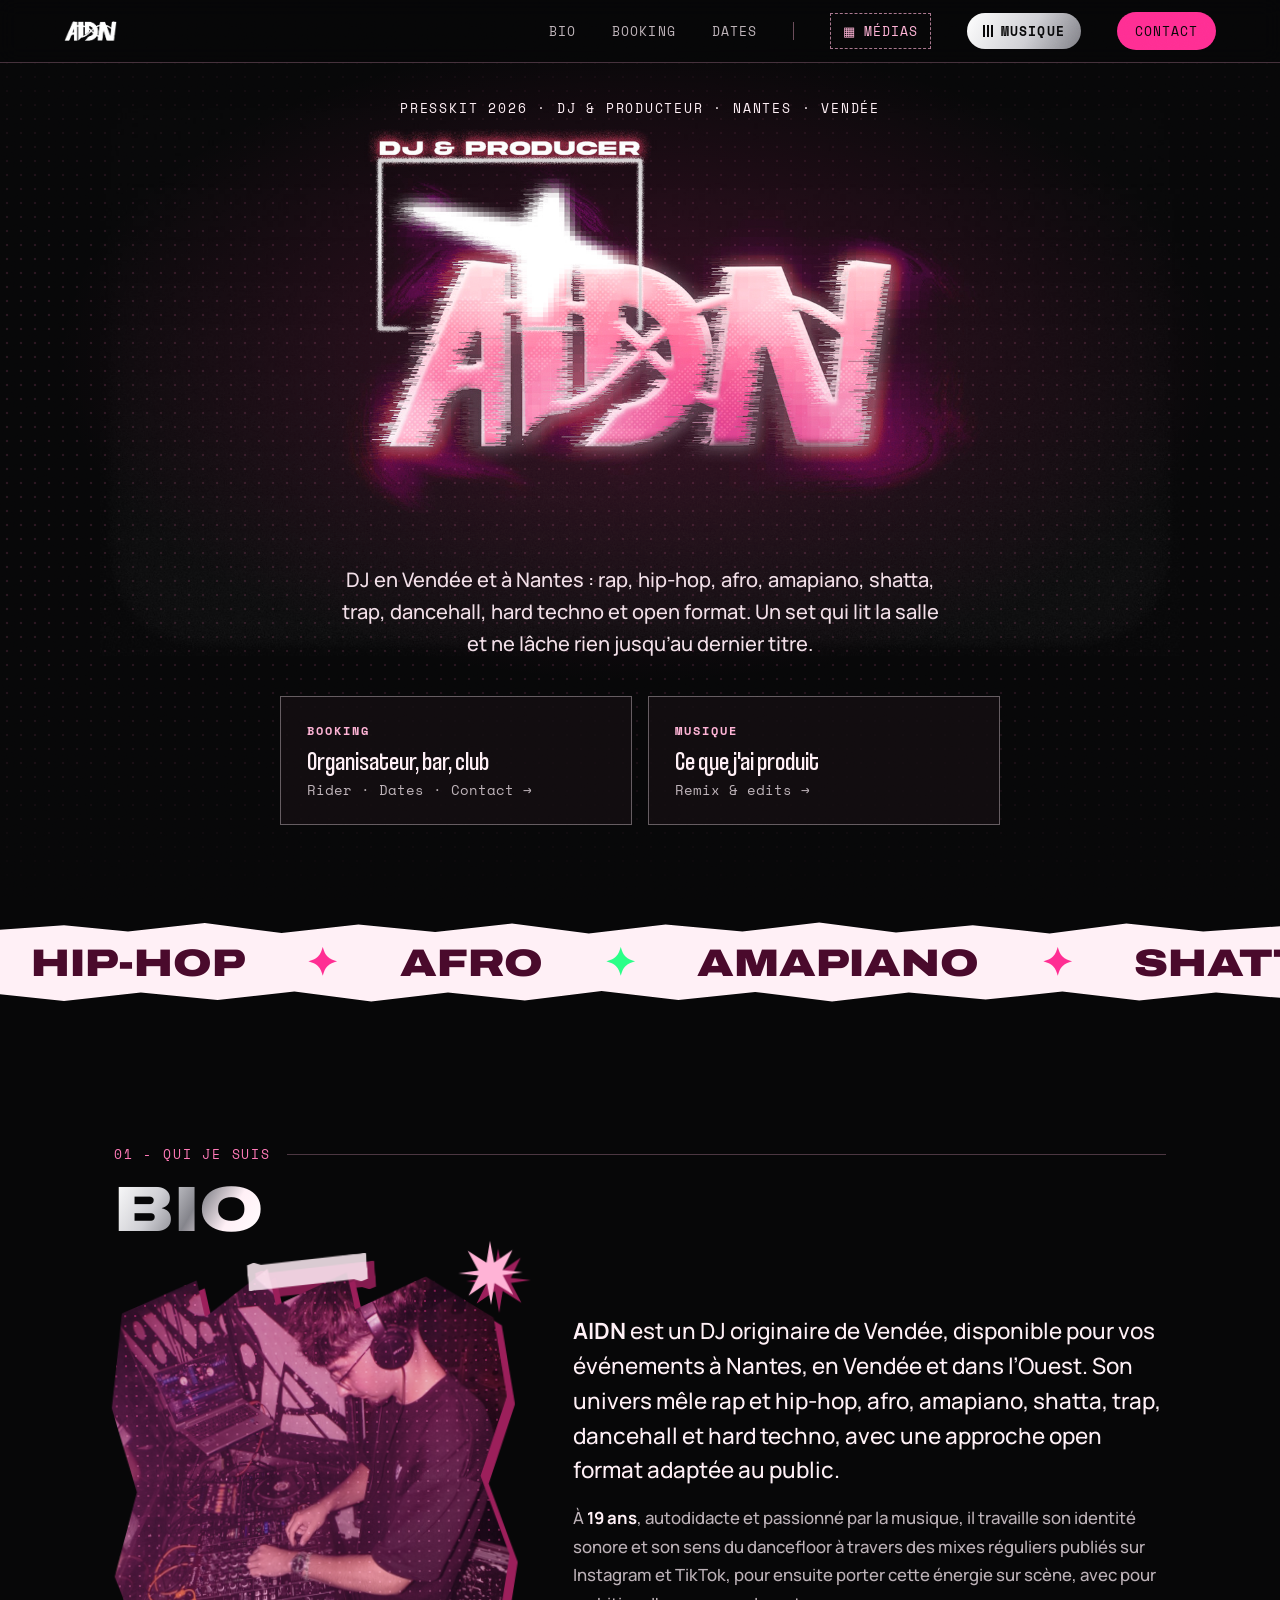
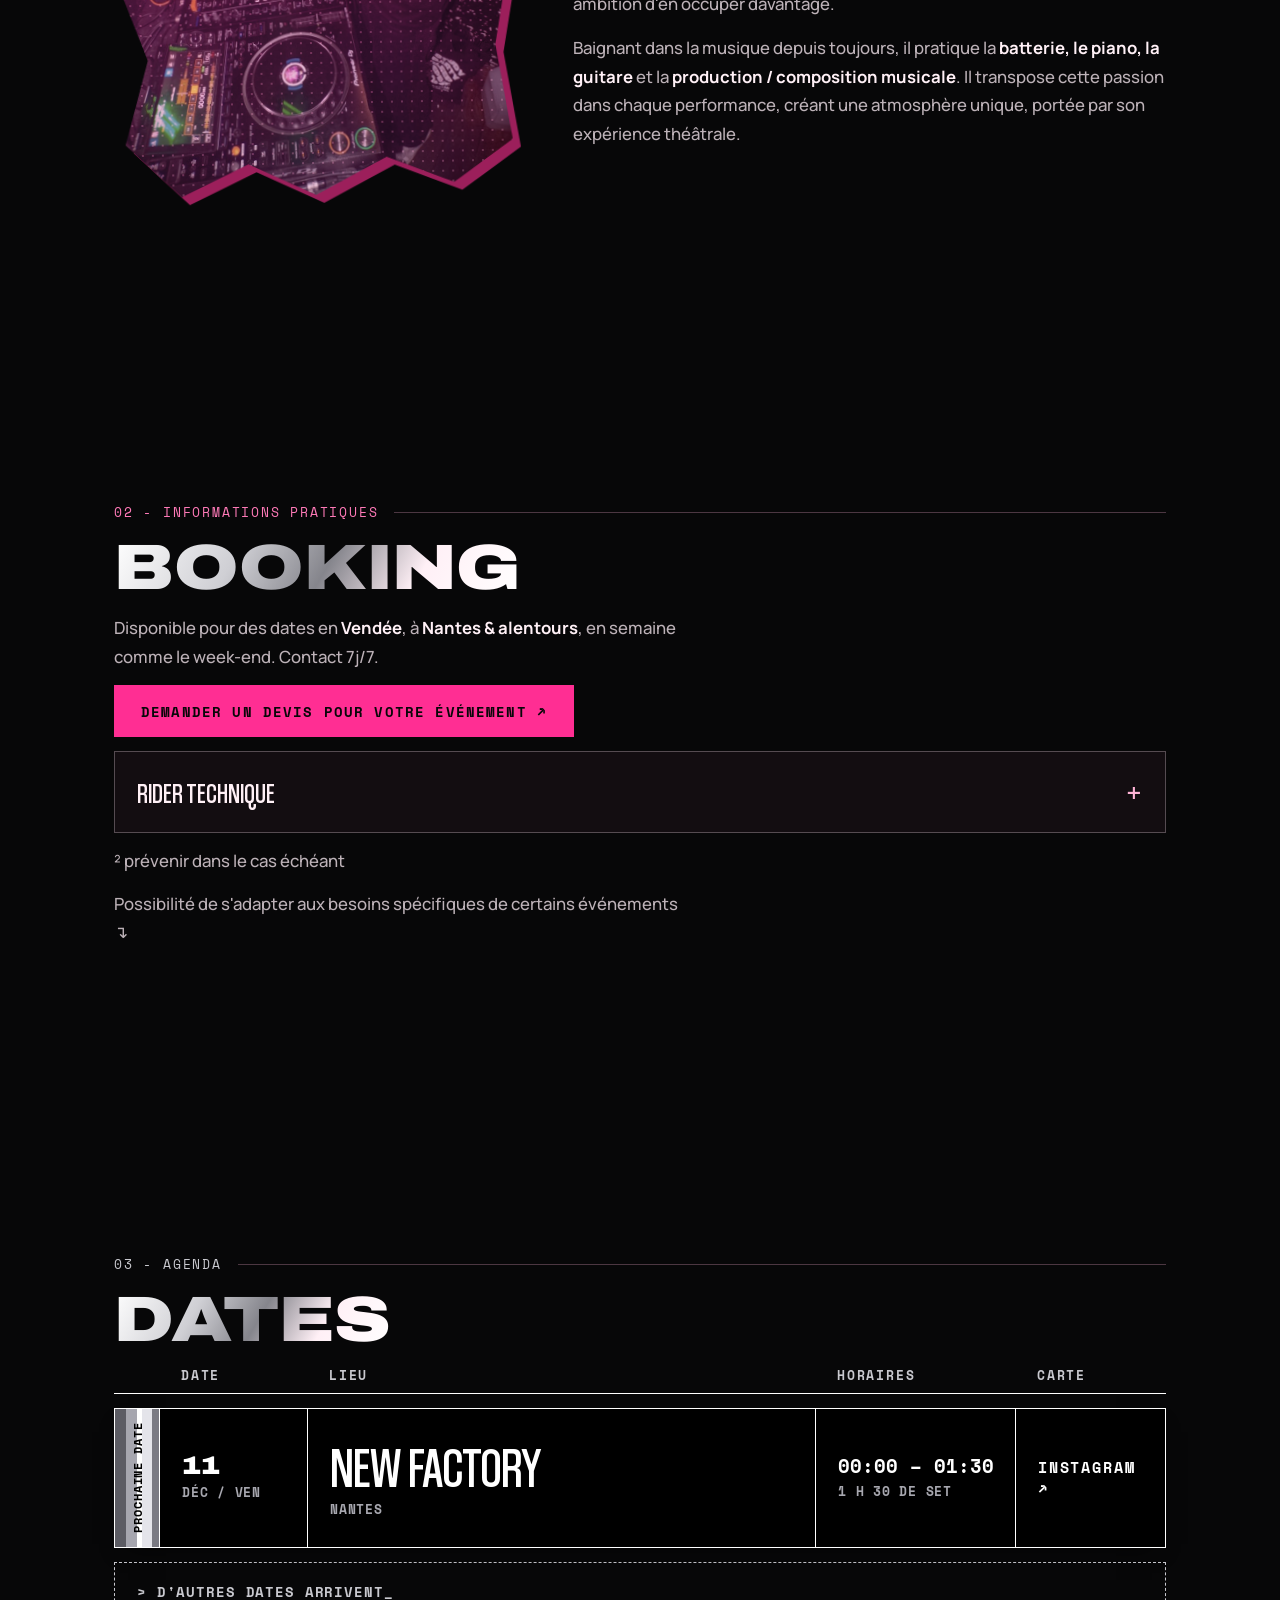
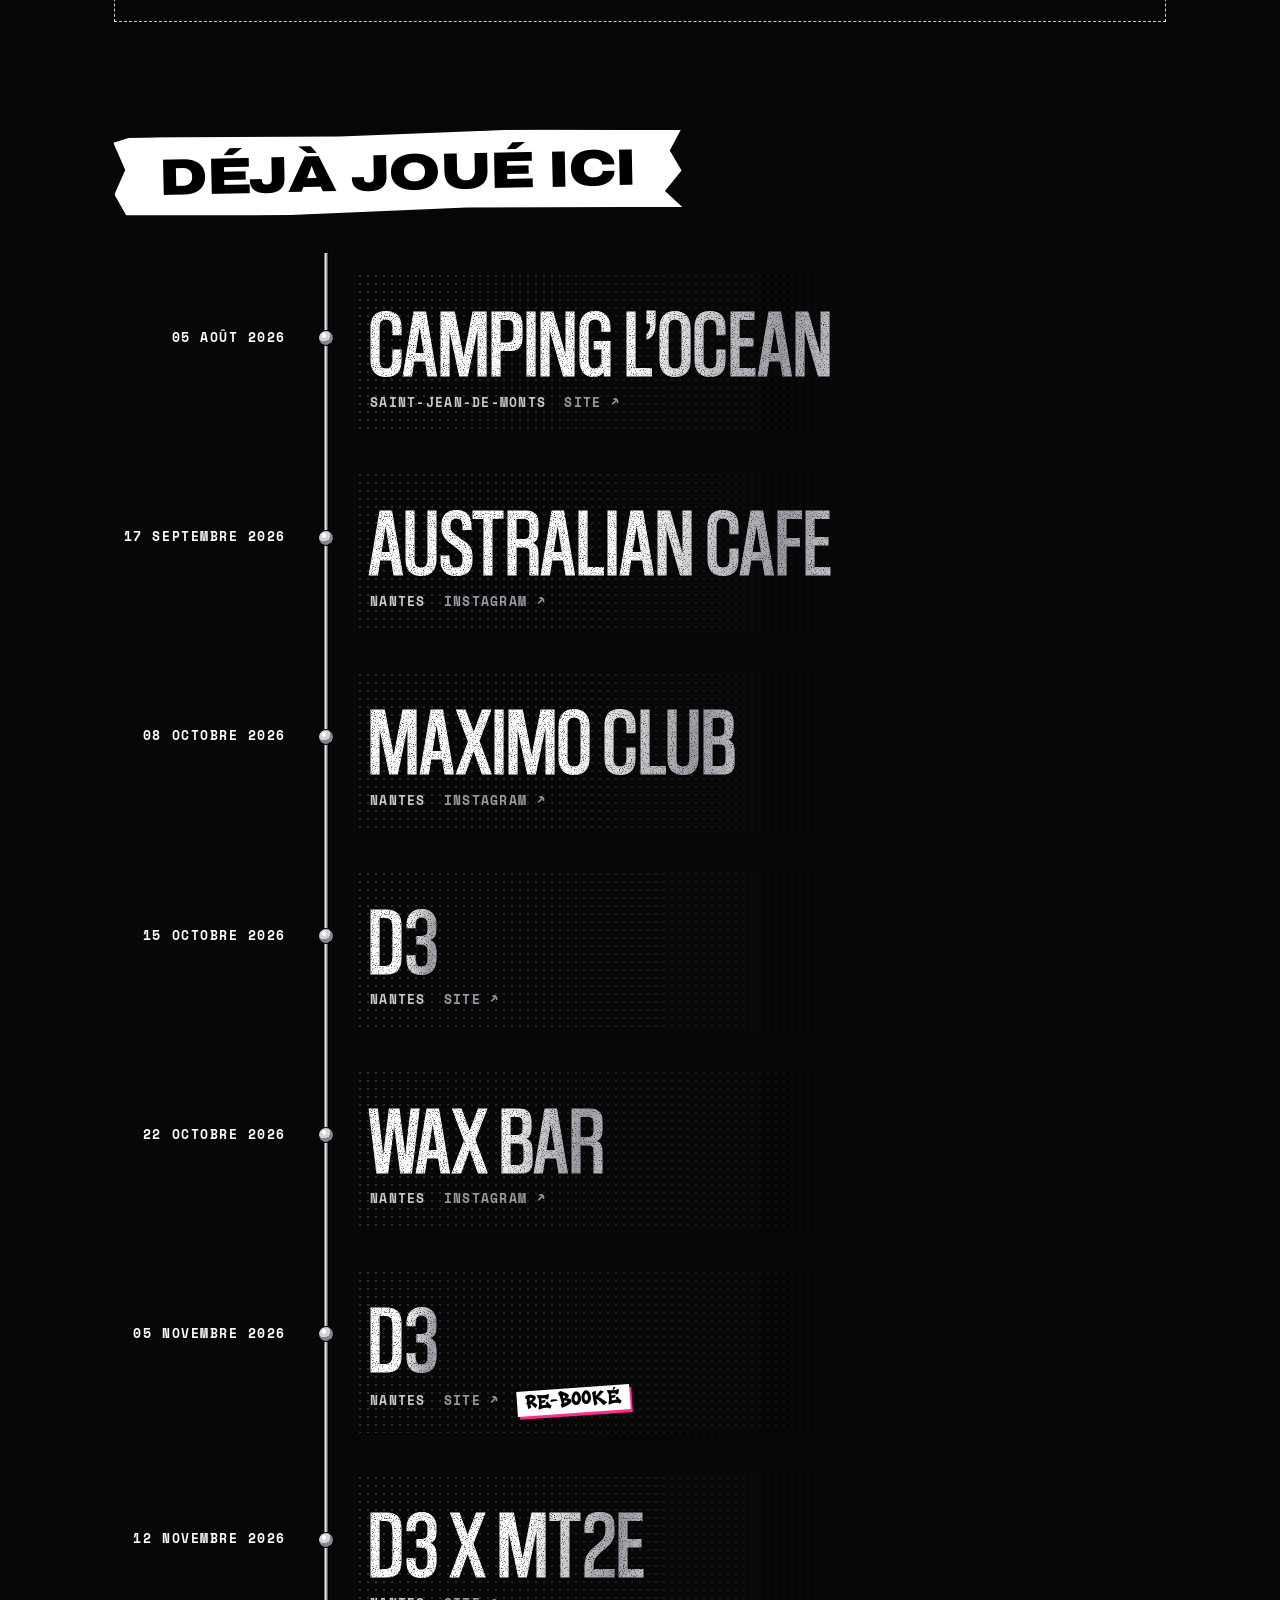
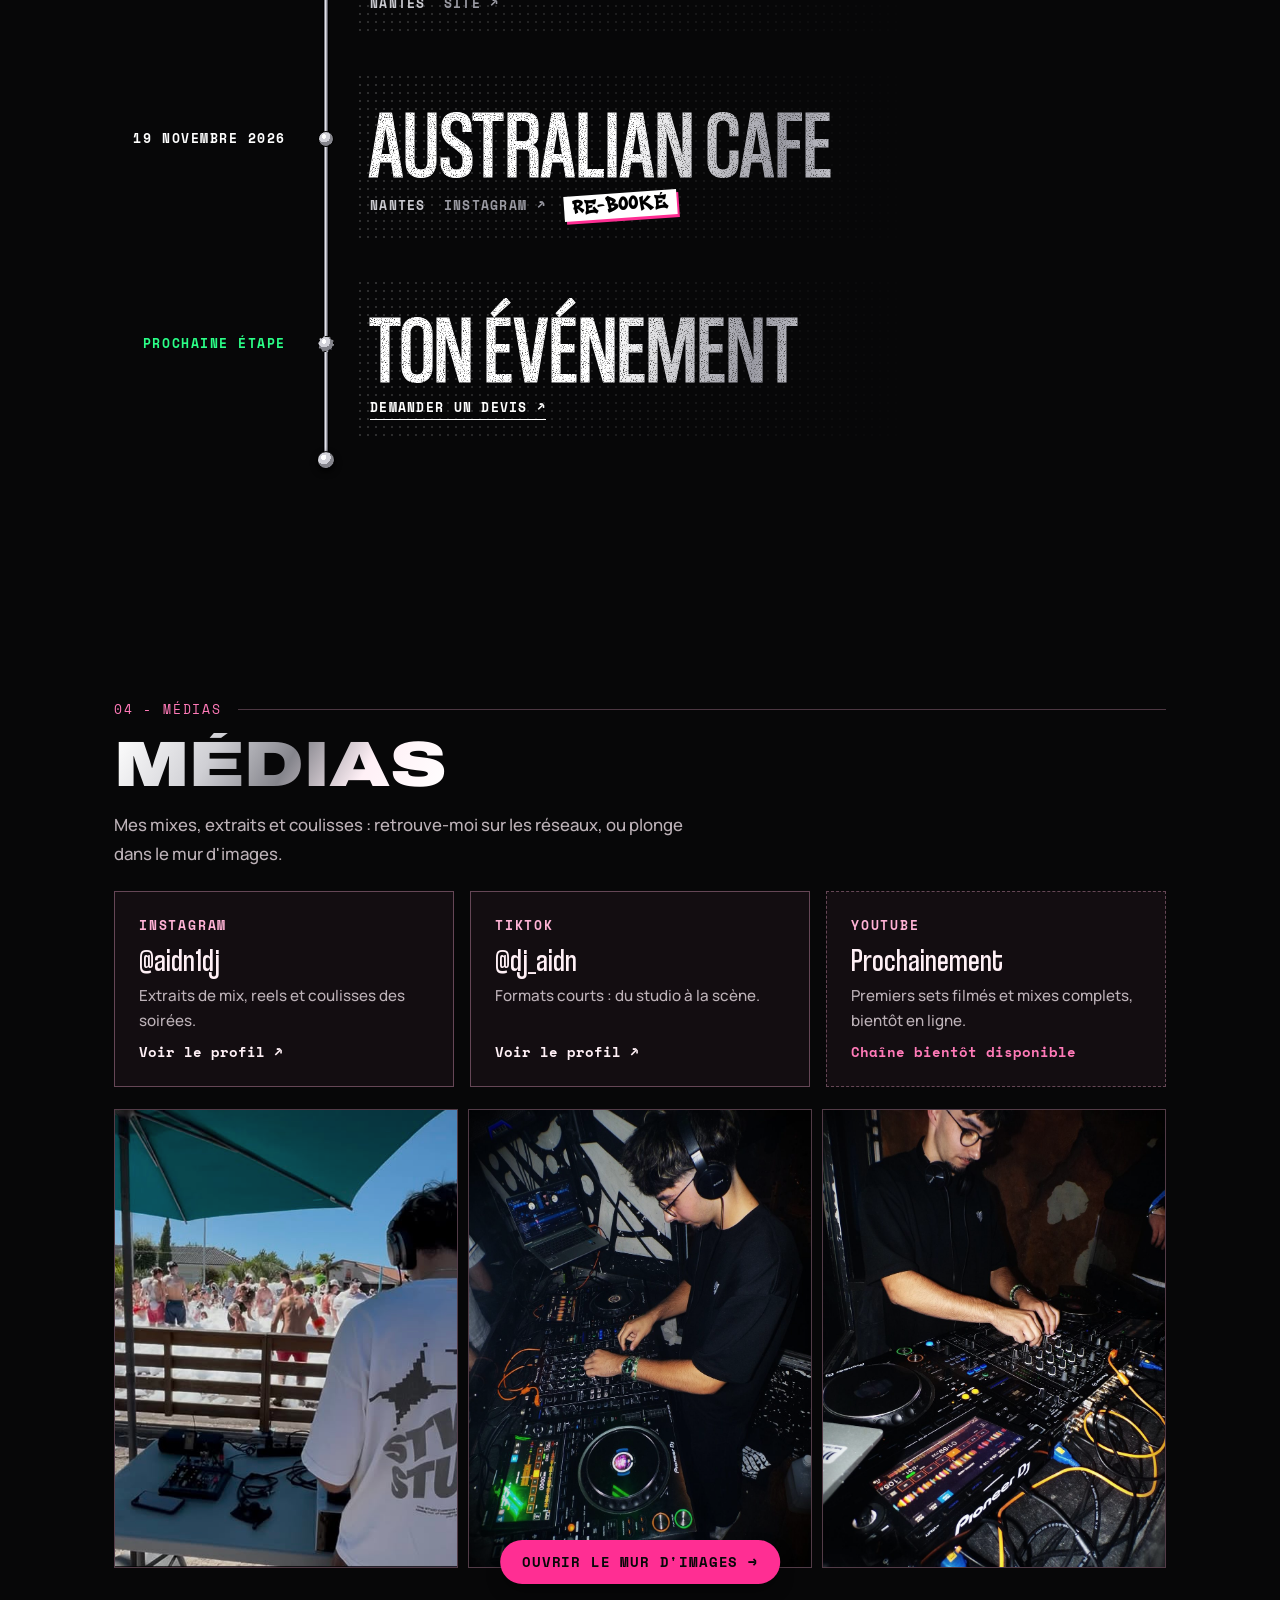
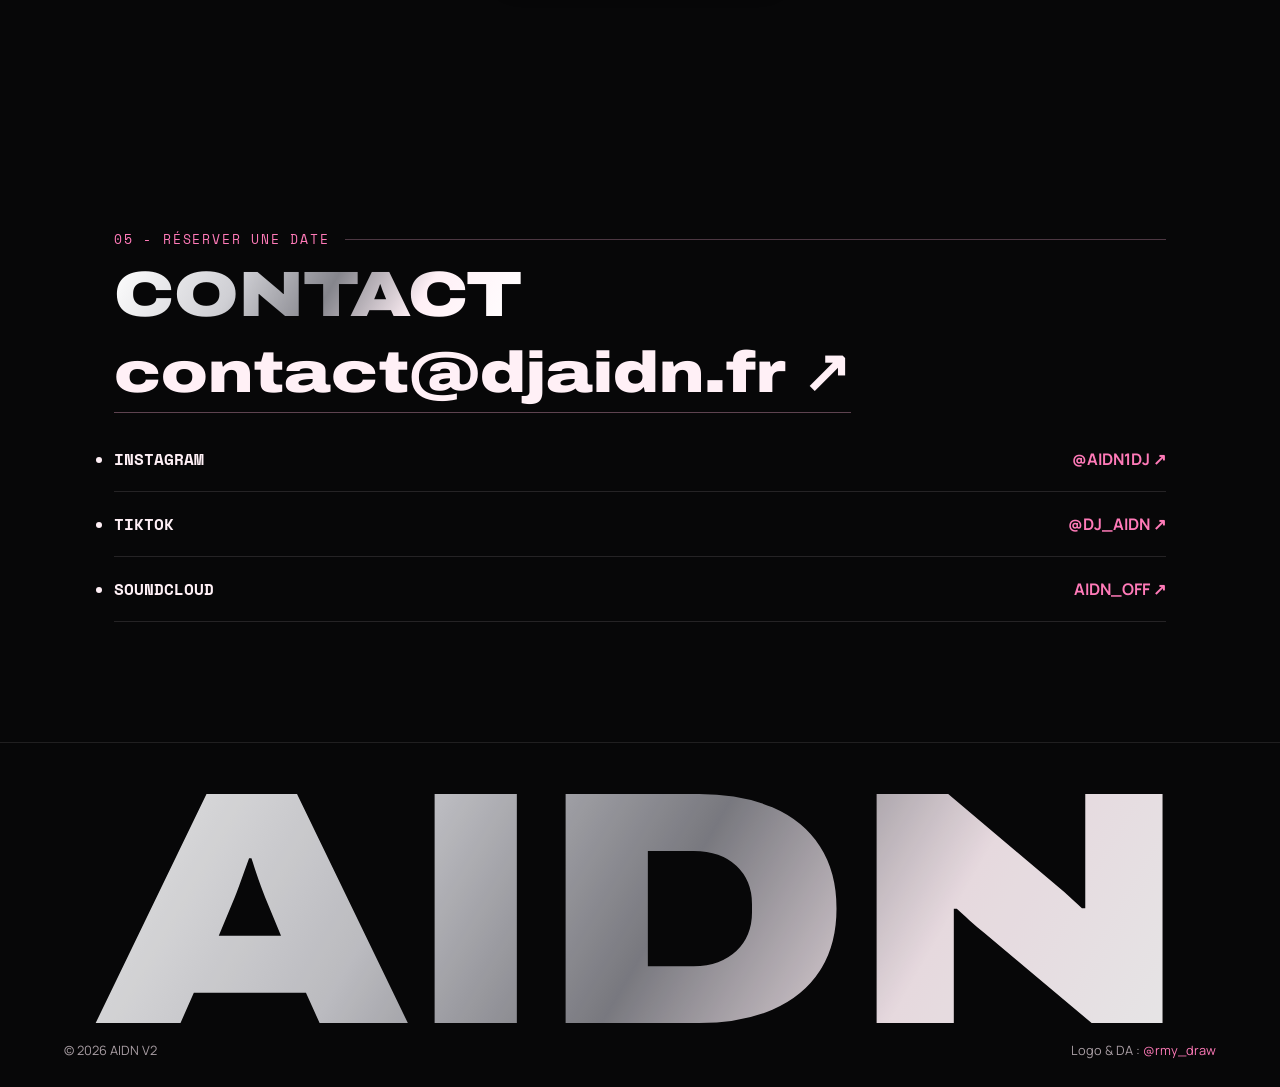
<file: index.html>
<!DOCTYPE html>
<html lang="fr">
<head>
<meta charset="UTF-8">
<meta name="viewport" content="width=device-width, initial-scale=1, viewport-fit=cover">
<title>AIDN | DJ à Nantes &amp; en Vendée · DJ et producteur</title>
<meta name="description" content="AIDN, DJ et producteur à Nantes et en Vendée : rap, afro, amapiano, hard techno, open format. Dates, historique, rider et booking. Devis rapide, contact 7j/7.">
<meta name="robots" content="index,follow,max-image-preview:large">
<meta name="theme-color" content="#070708">
<link rel="canonical" href="https://djaidn.fr/">
<meta property="og:type" content="website">
<meta property="og:locale" content="fr_FR">
<meta property="og:site_name" content="AIDN">
<meta property="og:title" content="AIDN | DJ à Nantes &amp; en Vendée · DJ et producteur">
<meta property="og:description" content="DJ en Vendée et à Nantes pour vos événements. Rap, hip-hop, afro, amapiano, shatta, trap, dancehall, hard techno et open format.">
<meta property="og:url" content="https://djaidn.fr/">
<meta property="og:image" content="https://djaidn.fr/assets/og-aidn.jpg">
<meta property="og:image:type" content="image/jpeg">
<meta property="og:image:width" content="1200">
<meta property="og:image:height" content="630">
<meta property="og:image:alt" content="AIDN, DJ et producteur en Vendée et à Nantes">
<meta name="twitter:card" content="summary_large_image">
<meta name="twitter:title" content="AIDN | DJ à Nantes &amp; en Vendée">
<meta name="twitter:description" content="DJ pour vos événements en Vendée, à Nantes et dans l’Ouest. Booking, dates, mixes, remix et edits.">
<meta name="twitter:image" content="https://djaidn.fr/assets/og-aidn.jpg">
<link rel="icon" href="assets/favicon-48.png" sizes="48x48" type="image/png">
<link rel="icon" href="assets/icon-192.png" sizes="192x192" type="image/png">
<link rel="apple-touch-icon" href="assets/apple-touch-icon.png">
<link rel="preload" as="image" href="assets/AIDN_2.jpg" fetchpriority="high">
<link rel="preconnect" href="https://fonts.googleapis.com">
<link rel="preconnect" href="https://fonts.gstatic.com" crossorigin>
<link href="https://fonts.googleapis.com/css2?family=Manrope:wght@500;700&family=Space+Mono:wght@400;700&display=swap" rel="stylesheet">
<link rel="preload" href="assets/fonts/Archivo-Expanded-Black.woff2" as="font" type="font/woff2" crossorigin>
<link rel="preload" href="assets/fonts/Coolvetica-Rg-Cond.woff2" as="font" type="font/woff2" crossorigin>
<link rel="stylesheet" href="style.css?v=20261124">
<link rel="stylesheet" href="gallery.css?v=20261124">
<link rel="stylesheet" href="dates.css?v=20261124">
<link rel="stylesheet" href="pro.css?v=20261124">
<script type="application/ld+json">
{
  "@context": "https://schema.org",
  "@graph": [
    {
      "@type": "WebSite",
      "@id": "https://djaidn.fr/#website",
      "url": "https://djaidn.fr/",
      "name": "AIDN",
      "inLanguage": "fr-FR"
    },
    {
      "@type": "WebPage",
      "@id": "https://djaidn.fr/#webpage",
      "url": "https://djaidn.fr/",
      "name": "AIDN | DJ à Nantes et en Vendée",
      "description": "DJ et producteur pour vos événements à Nantes, en Vendée et dans l’Ouest.",
      "isPartOf": { "@id": "https://djaidn.fr/#website" },
      "about": { "@id": "https://djaidn.fr/#aidn" },
      "inLanguage": "fr-FR"
    },
    {
      "@type": "Person",
      "@id": "https://djaidn.fr/#aidn",
      "name": "AIDN",
      "url": "https://djaidn.fr/",
      "image": "https://djaidn.fr/assets/AIDNwLogo.png",
      "jobTitle": ["DJ", "Producteur de musique"],
      "description": "DJ et producteur originaire de Vendée, disponible pour des événements à Nantes, en Vendée et dans l’Ouest.",
      "knowsAbout": [
        "DJ",
        "Production musicale",
        "Rap",
        "Hip-hop",
        "Afro",
        "Amapiano",
        "Shatta",
        "Trap",
        "Dancehall",
        "Hard techno",
        "Open format"
      ],
      "areaServed": [
        { "@type": "City", "name": "Nantes" },
        { "@type": "AdministrativeArea", "name": "Vendée" },
        { "@type": "AdministrativeArea", "name": "Pays de la Loire" }
      ],
      "sameAs": [
        "https://www.instagram.com/aidn1dj",
        "https://www.tiktok.com/@dj_aidn",
        "https://soundcloud.com/aidn_off"
      ]
    },
    {
      "@type": "Service",
      "@id": "https://djaidn.fr/#booking",
      "name": "Booking DJ AIDN",
      "serviceType": "Prestation DJ pour événements",
      "provider": { "@id": "https://djaidn.fr/#aidn" },
      "areaServed": [
        { "@type": "City", "name": "Nantes" },
        { "@type": "AdministrativeArea", "name": "Vendée" },
        { "@type": "AdministrativeArea", "name": "Pays de la Loire" }
      ],
      "url": "https://djaidn.fr/#booking"
    }
  ]
}
</script>
<script>document.documentElement.classList.add('js');setTimeout(function(){document.documentElement.classList.add('ready')},7000);try{if(!sessionStorage.getItem('aidn-seen'))document.documentElement.classList.add('loading')}catch(e){}</script>
</head>
<body>
<a class="skip" href="#top">Aller au contenu</a>

<!-- ===== LOADER : logo glitch + barre chrome ===== -->
<div id="loader" aria-hidden="true">
  <div class="ld-panel ld-top"><div class="ld-stage">
      <span class="ld-meta ld-tl">AIDN · Presskit 2026</span>
      <span class="ld-meta ld-tr">Nantes / Vendée</span>
      <div class="ld-word"><span class="ld-out">AIDN</span><span class="ld-fill"><span>AIDN</span></span></div>
      <i class="ld-line"></i>
      <span class="ld-n ld-bl">000</span>
      <span class="ld-meta ld-br">Chargement</span>
  </div></div>
  <div class="ld-panel ld-bot"><div class="ld-stage">
      <span class="ld-meta ld-tl">AIDN · Presskit 2026</span>
      <span class="ld-meta ld-tr">Nantes / Vendée</span>
      <div class="ld-word"><span class="ld-out">AIDN</span><span class="ld-fill"><span>AIDN</span></span></div>
      <i class="ld-line"></i>
      <span class="ld-n ld-bl">000</span>
      <span class="ld-meta ld-br">Chargement</span>
  </div></div>
</div>
<div class="grain" aria-hidden="true"></div>

<!-- Forme réutilisée par gallery.css au survol des photos -->
<svg style="position:absolute;width:0;height:0" aria-hidden="true"><defs>
  <clipPath id="jaggedFrame" clipPathUnits="objectBoundingBox">
    <path d="M0.03,0.08 L0.22,0.02 L0.24,0.09 L0.4,0 L0.42,0.07 L0.6,0.01 L0.62,0.08 L0.8,0.02 L0.97,0.1 L1,0.25 L0.93,0.4 L1,0.55 L0.96,0.72 L1,0.9 L0.85,0.98 L0.68,0.93 L0.5,1 L0.33,0.94 L0.16,1 L0.02,0.9 L0.08,0.74 L0,0.58 L0.06,0.42 L0,0.26 Z"/>
  </clipPath>
  <symbol id="starBurst" viewBox="0 0 200 200"><path fill="currentColor" d="M100 0 L112 68 L170 30 L138 92 L200 100 L138 108 L170 170 L112 132 L100 200 L88 132 L30 170 L62 108 L0 100 L62 92 L30 30 L88 68 Z"/></symbol>
</defs></svg>

<!-- Tout le site vit dans #siteWrap : gallery.js le floute quand la galerie s'ouvre -->
<div id="siteWrap">

<!-- ===== NAV : fixe, flou, bordure chrome ===== -->
<header class="nav" id="nav">
  <a href="#top" class="nav-logo"><img src="assets/AIDNwLogo.png" alt="AIDN, retour en haut" width="53" height="30"></a>
  <nav aria-label="Navigation principale">
    <a href="#bio" class="nav-sec">Bio</a>
    <a href="#booking" class="nav-sec">Booking</a>
    <a href="#dates" class="nav-sec">Dates</a>
    <span class="nav-sep" aria-hidden="true"></span>
    <a href="#medias" class="nav-gal">Médias</a>
    <a href="musique.html" class="nav-music"><span class="eq" aria-hidden="true"><i></i><i></i><i></i></span>Musique</a>
    <a href="#contact" class="pill">Contact</a>
  </nav>
</header>

<main id="top">

  <!-- ===== HERO ===== -->
  <section class="hero">
    <p class="tag">Presskit 2026 · DJ &amp; producteur · Nantes · Vendée<span id="hf" hidden></span></p>
    <h1><img class="hero-art" src="assets/AIDN_2.jpg" alt="AIDN, DJ &amp; producer à Nantes et en Vendée"></h1>
    <p class="hero-sub">DJ en Vendée et à Nantes : rap, hip-hop, afro, amapiano, shatta, trap, dancehall, hard techno et open format. Un set qui lit la salle et ne lâche rien jusqu’au dernier titre.</p>

    <!-- Double parcours : chacun trouve sa porte en 1 clic -->
    <div class="doors">
      <a class="door door-pro" href="#booking">
        <span class="k">Booking</span>
        <strong>Organisateur, bar, club</strong>
        <em>Rider · Dates · Contact →</em>
      </a>
      <a class="door door-fan" href="musique.html">
        <span class="k">Musique</span>
        <strong>Ce que j'ai produit</strong>
        <em>Remix &amp; edits →</em>
      </a>
    </div>
  </section>

  <!-- ===== BANDEAU PAPIER (bords déchirés en CSS) ===== -->
  <div class="marquee" aria-hidden="true">
    <div class="marquee-track" id="track">
      <span>Hip-Hop</span><span>Afro</span><span>Amapiano</span><span>Shatta</span><span>Trap</span><span>Dancehall</span><span>Hard Techno</span><span>Open Format</span>
    </div>
  </div>

  <!-- ===== SECTIONS ===== -->
  <section class="stub reveal" id="bio">
    <p class="tag">01 - Qui je suis</p>
    <h2 class="chrome">Bio</h2>
    <div class="bio-grid">
      <figure class="bio-photo">
        <div class="bio-frame"><img src="assets/bio-live.jpg" alt="AIDN aux platines, casque sur les oreilles" width="900" height="1200" loading="lazy" decoding="async"></div>
        <svg class="bio-star" aria-hidden="true"><use href="#starBurst"></use></svg>
      </figure>
      <div class="bio-text">
      <p><strong>AIDN</strong> est un DJ originaire de Vendée, disponible pour vos événements à Nantes, en Vendée et dans l’Ouest. Son univers mêle rap et hip-hop, afro, amapiano, shatta, trap, dancehall et hard techno, avec une approche open format adaptée au public.</p>
      <p>À <strong>19 ans</strong>, autodidacte et passionné par la musique, il travaille son identité sonore et son sens du dancefloor à travers des mixes réguliers publiés sur Instagram et TikTok, pour ensuite porter cette énergie sur scène, avec pour ambition d'en occuper davantage.</p>
      <p>Baignant dans la musique depuis toujours, il pratique la <strong>batterie, le piano, la guitare</strong> et la <strong>production / composition musicale</strong>. Il transpose cette passion dans chaque performance, créant une atmosphère unique, portée par son expérience théâtrale.</p>
    </div>
    </div>
  </section>

  <section class="stub reveal" id="booking">
    <p class="tag">02 - Informations pratiques</p>
    <h2 class="chrome">Booking</h2>
    <p>Disponible pour des dates en <strong>Vendée</strong>, à <strong>Nantes &amp; alentours</strong>, en semaine comme le week-end. Contact 7j/7.</p>
    <a class="btn" href="mailto:contact@djaidn.fr?subject=Demande%20de%20booking%20DJ%20AIDN">Demander un devis pour votre événement ↗</a>
    <details class="rider">
      <summary>Rider technique</summary>
      <div class="rider-cols">
        <div>
          <h3>Pour un set optimal, prévoir</h3>
          <ul>
            <li>1 table de mixage DJM S11/S7 ou [DJM A9/900nxs <em>ou similaires]</em>²</li>
            <li>2 platines CDJ 2000nxs (ou + récentes)</li>
            <li><em>OU</em>un contrôleur DJ Pioneer si CDJ + DJM indisponibles ²</li>
            <li>Si possible, retour DJ booth</li>
            <li>1 microphone dynamique</li>
          </ul>
        </div>
        <div>
          <h3>Matériel personnel</h3>
          <ul>
            <li>PC portable</li>
            <li>Casque Sony (3.5)</li>
            <li>Stand support ordinateur</li>
            <li>Logiciel : Serato DJ Pro</li>
          </ul>
        </div>
      </div>
    </details>
    <p>² prévenir dans le cas échéant</p>
    <p><a href="#contact">Possibilité de s'adapter aux besoins spécifiques de certains événements ↴</a></p>
  </section>

  <section class="stub reveal" id="dates" aria-labelledby="dates-title">
    <p class="tag">03 - Agenda</p>
    <h2 class="chrome">Dates</h2>

    <!-- En-tête de tableau purement visuel (affiché seulement s'il y a des dates à venir) -->
    <div class="agenda-head" id="dates-head" aria-hidden="true" hidden>
      <span></span><span>Date</span><span>Lieu</span><span>Horaires</span><span>Carte</span>
    </div>
    <ul class="agenda" id="dates-list"></ul>
    <p class="agenda-note" id="dates-note" role="status">Chargement des dates…</p>

    <!-- Historique : frise verticale, de la 1re date à la plus récente.
         Un fil néon se trace au scroll et allume chaque lieu (voir initTrail dans script.js). -->
    <div class="archive" id="dates-history" hidden>
      <h3 class="archive-title">Déjà joué ici</h3>
      <div class="trail" id="history-trail">
        <span class="trail-wire" aria-hidden="true"><i class="trail-fill"></i><i class="trail-head"></i></span>
        <ol class="trail-list" id="history-list"></ol>
      </div>
    </div>
  </section>

  <section class="stub reveal" id="medias">
    <p class="tag">04 - Médias</p>
    <h2 class="chrome">Médias</h2>
    <p>Mes mixes, extraits et coulisses : retrouve-moi sur les réseaux, ou plonge dans le mur d'images.</p>
    <div class="media-grid">
      <a class="media-card" href="https://www.instagram.com/aidn1dj" target="_blank" rel="noopener">
        <span class="plat">Instagram</span>
        <strong>@aidn1dj</strong>
        <p>Extraits de mix, reels et coulisses des soirées.</p>
        <span class="go">Voir le profil ↗</span>
      </a>
      <a class="media-card" href="https://www.tiktok.com/@dj_aidn" target="_blank" rel="noopener">
        <span class="plat">TikTok</span>
        <strong>@dj_aidn</strong>
        <p>Formats courts : du studio à la scène.</p>
        <span class="go">Voir le profil ↗</span>
      </a>
      <div class="media-card soon">
        <span class="plat">YouTube</span>
        <strong>Prochainement</strong>
        <p>Premiers sets filmés et mixes complets, bientôt en ligne.</p>
        <span class="go">Chaîne bientôt disponible</span>
      </div>
    </div>
    <!-- id attendu par gallery.js : ouvre le mur d'images -->
    <button type="button" id="galleryTriggerMobile" class="media-wall" aria-label="Ouvrir le mur d'images">
      <div class="mw-cell"><img src="assets/photos/Mousse2.jpg" alt="" loading="lazy" decoding="async"></div>
      <div class="mw-cell"><img src="assets/photos/Austra3.JPG" alt="" loading="lazy" decoding="async"></div>
      <div class="mw-cell"><img src="assets/photos/Austra1.JPG" alt="" loading="lazy" decoding="async"></div>
      <span>Ouvrir le mur d'images →</span>
    </button>
  </section>

  <section class="stub reveal" id="contact">
    <p class="tag">05 - Réserver une date</p>
    <h2 class="chrome">Contact</h2>
    <a class="mail" href="mailto:contact@djaidn.fr">contact@djaidn.fr ↗</a>
    <ul class="socials">
      <li><a href="https://www.instagram.com/aidn1dj" target="_blank" rel="noopener">Instagram <span>@aidn1dj ↗</span></a></li>
      <li><a href="https://www.tiktok.com/@dj_aidn" target="_blank" rel="noopener">TikTok <span>@dj_aidn ↗</span></a></li>
      <li><a href="https://soundcloud.com/aidn_off" target="_blank" rel="noopener">SoundCloud <span>aidn_off ↗</span></a></li>
    </ul>
  </section>
</main>

<footer>
  <div class="foot-word" aria-hidden="true">AIDN</div>
  <span>© 2026 AIDN V2</span>
  <span>Logo &amp; DA : <a href="https://www.instagram.com/rmy_draw/" target="_blank" rel="noopener">@rmy_draw</a></span>
</footer>
</div><!-- /siteWrap -->

<script src="script.js?v=20261124" defer></script>
<script src="gallery.js?v=20261124" defer></script>
</body>
</html>
</file>
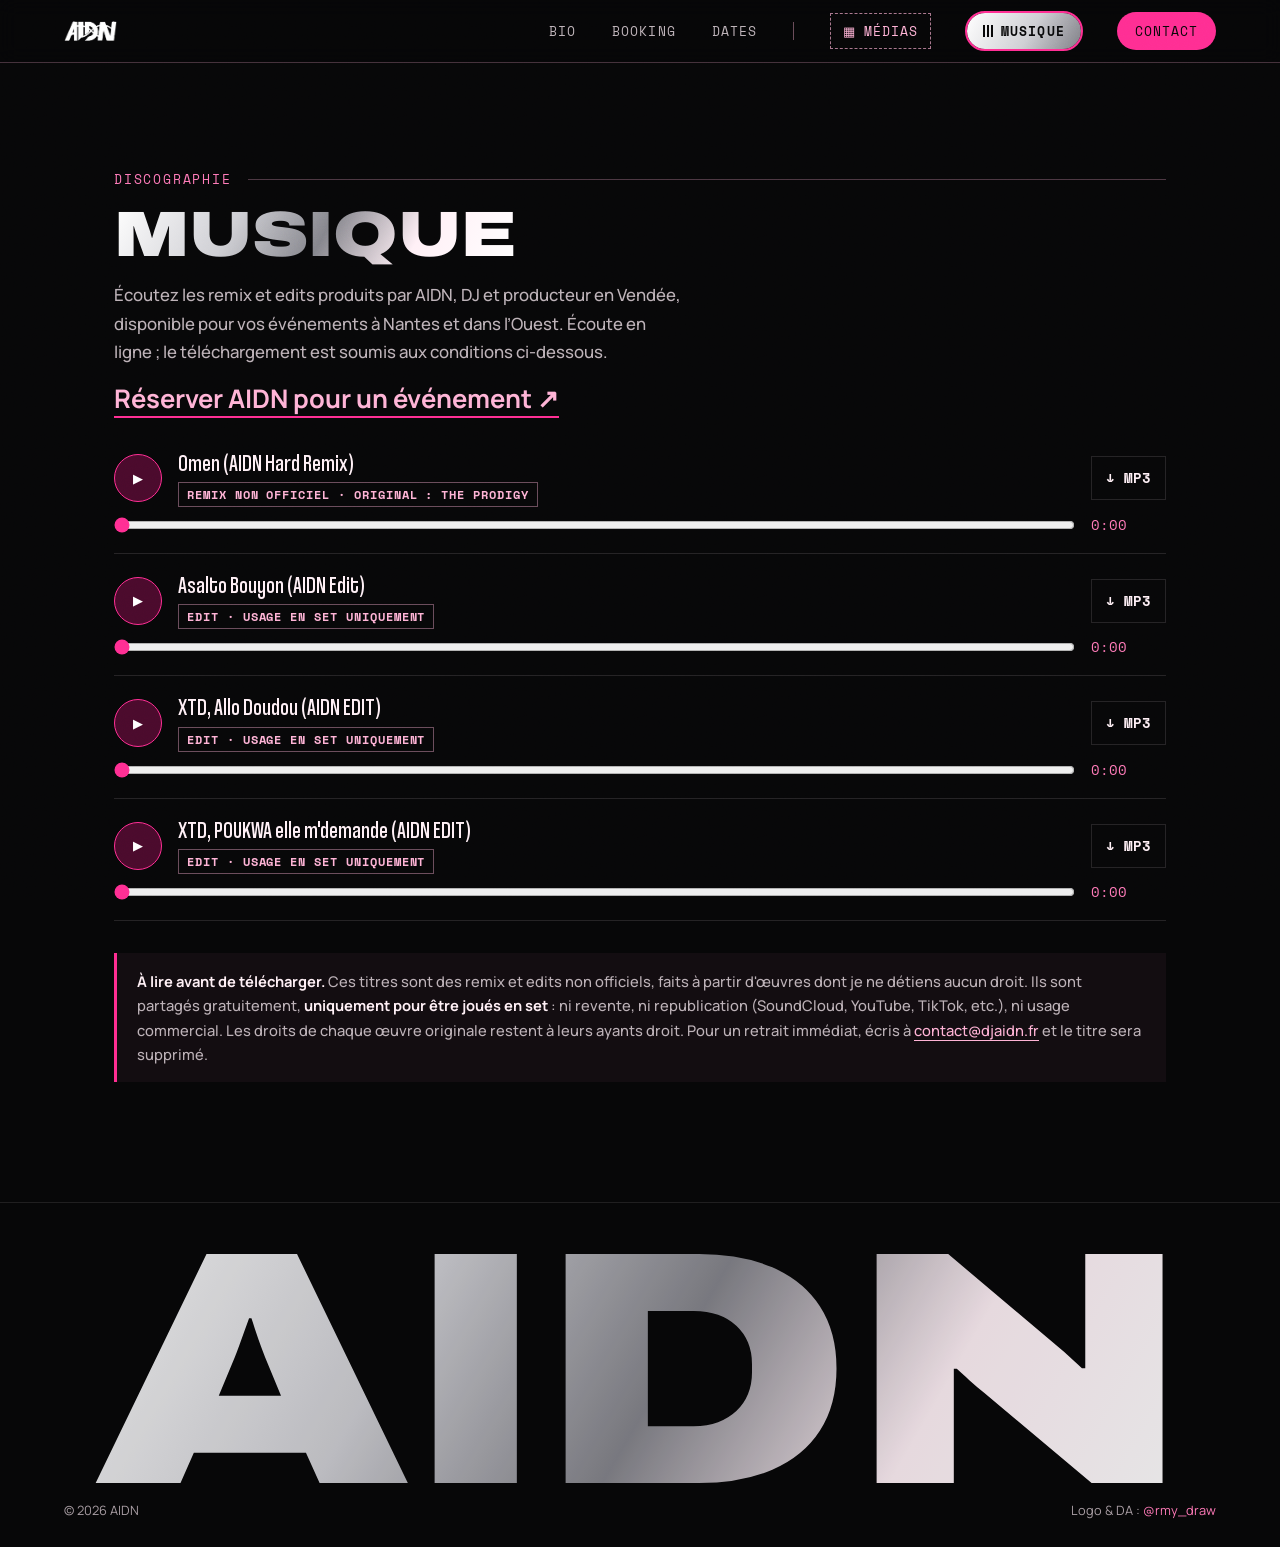
<file: musique.html>
<!DOCTYPE html>
<html lang="fr">
<head>
<meta charset="UTF-8">
<meta name="viewport" content="width=device-width, initial-scale=1, viewport-fit=cover">
<title>AIDN | Remix, edits et production musicale · DJ Nantes</title>
<meta name="description" content="Écoutez les remix et edits d’AIDN, DJ et producteur en Vendée, dispo à Nantes et dans l’Ouest. Écoute en ligne, téléchargement réservé aux DJ. Booking ouvert.">
<meta name="robots" content="index,follow,max-image-preview:large">
<meta name="theme-color" content="#070708">
<link rel="canonical" href="https://djaidn.fr/musique.html">
<meta property="og:type" content="website">
<meta property="og:locale" content="fr_FR">
<meta property="og:site_name" content="AIDN">
<meta property="og:title" content="AIDN | Remix, edits et production musicale · DJ Nantes">
<meta property="og:description" content="Écoutez les remix et edits d’AIDN, DJ et producteur en Vendée, disponible à Nantes et dans l’Ouest.">
<meta property="og:url" content="https://djaidn.fr/musique.html">
<meta property="og:image" content="https://djaidn.fr/assets/og-aidn.jpg">
<meta property="og:image:type" content="image/jpeg">
<meta property="og:image:width" content="1200">
<meta property="og:image:height" content="630">
<meta property="og:image:alt" content="AIDN, DJ et producteur">
<meta name="twitter:card" content="summary_large_image">
<meta name="twitter:title" content="AIDN | Remix, edits et production musicale · DJ Nantes">
<meta name="twitter:description" content="Remix et edits produits par AIDN, DJ en Vendée et à Nantes.">
<meta name="twitter:image" content="https://djaidn.fr/assets/og-aidn.jpg">
<link rel="icon" href="assets/favicon-48.png" sizes="48x48" type="image/png">
<link rel="icon" href="assets/icon-192.png" sizes="192x192" type="image/png">
<link rel="apple-touch-icon" href="assets/apple-touch-icon.png">
<link rel="preload" as="image" href="assets/AIDNwLogo.png" fetchpriority="high">
<link rel="preconnect" href="https://fonts.googleapis.com">
<link rel="preconnect" href="https://fonts.gstatic.com" crossorigin>
<link href="https://fonts.googleapis.com/css2?family=Manrope:wght@500;700&family=Space+Mono:wght@400;700&display=swap" rel="stylesheet">
<link rel="preload" href="assets/fonts/Archivo-Expanded-Black.woff2" as="font" type="font/woff2" crossorigin>
<link rel="preload" href="assets/fonts/Coolvetica-Rg-Cond.woff2" as="font" type="font/woff2" crossorigin>
<link rel="stylesheet" href="style.css?v=20261124">
<link rel="stylesheet" href="pro.css?v=20261124">
<script type="application/ld+json">
{
  "@context": "https://schema.org",
  "@type": "WebPage",
  "@id": "https://djaidn.fr/musique.html#webpage",
  "url": "https://djaidn.fr/musique.html",
  "name": "AIDN | Remix, edits et production musicale",
  "description": "Remix et edits produits par AIDN, DJ et producteur en Vendée, disponible à Nantes et dans l’Ouest.",
  "isPartOf": { "@id": "https://djaidn.fr/#website" },
  "about": { "@id": "https://djaidn.fr/#aidn" },
  "inLanguage": "fr-FR"
}
</script>
</head>
<body>
<a class="skip" href="#music">Aller au contenu</a>
<div class="grain" aria-hidden="true"></div>

<header class="nav" id="nav">
  <a href="index.html" class="nav-logo"><img src="assets/AIDNwLogo.png" alt="AIDN, retour en haut" width="53" height="30"></a>
  <nav aria-label="Navigation principale">
    <a href="index.html#bio" class="nav-sec">Bio</a>
    <a href="index.html#booking" class="nav-sec">Booking</a>
    <a href="index.html#dates" class="nav-sec">Dates</a>
    <span class="nav-sep" aria-hidden="true"></span>
    <a href="index.html#medias" class="nav-gal">Médias</a>
    <a href="musique.html" class="nav-music" aria-current="page"><span class="eq" aria-hidden="true"><i></i><i></i><i></i></span>Musique</a>
    <a href="index.html#contact" class="pill">Contact</a>
  </nav>
</header>

<main>
  <section class="stub page-top" id="music">
    <p class="tag">Discographie</p>
    <h1 class="chrome">Musique</h1>
    <p>Écoutez les remix et edits produits par AIDN, DJ et producteur en Vendée, disponible pour vos événements à Nantes et dans l’Ouest. Écoute en ligne ; le téléchargement est soumis aux conditions ci-dessous.</p>
    <a class="mail" href="index.html#booking">Réserver AIDN pour un événement ↗</a>
    <ul class="tracks">
      <li class="track" data-title="Omen (AIDN Hard Remix)">
        <button type="button" class="t-play" aria-label="Lire Omen (AIDN Hard Remix)">▶</button>
        <div class="t-info"><strong>Omen (AIDN Hard Remix)</strong><span class="badge">Remix non officiel · original : The Prodigy</span></div>
        <input class="t-seek" type="range" min="0" max="100" value="0" step="0.1" aria-label="Position de lecture">
        <span class="t-time">0:00</span>
        <a class="t-dl" href="assets/audio/omen-aidn-hard-remix.mp3" download>↓ MP3</a>
      </li>
      <li class="track" data-title="Asalto Bouyon (AIDN Edit)">
        <button type="button" class="t-play" aria-label="Lire Asalto Bouyon (AIDN Edit)">▶</button>
        <div class="t-info"><strong>Asalto Bouyon (AIDN Edit)</strong><span class="badge">Edit · usage en set uniquement</span></div>
        <input class="t-seek" type="range" min="0" max="100" value="0" step="0.1" aria-label="Position de lecture">
        <span class="t-time">0:00</span>
        <a class="t-dl" href="assets/audio/asalto-bouyon-edit.mp3" download>↓ MP3</a>
      </li>
      <li class="track" data-title="XTD, Allo Doudou (Acap Out by AIDN)">
        <button type="button" class="t-play" aria-label="Lire Allo Doudou (Acap Out by AIDN)">▶</button>
        <div class="t-info"><strong>XTD, Allo Doudou (AIDN EDIT)</strong><span class="badge">Edit · usage en set uniquement</span></div>
        <input class="t-seek" type="range" min="0" max="100" value="0" step="0.1" aria-label="Position de lecture">
        <span class="t-time">0:00</span>
        <a class="t-dl" href="assets/audio/allo-doudou-acap-out(AIDN-EDIT).mp3" download>↓ MP3</a>
      </li>
      <li class="track" data-title="XTD, POUKWA elle m'demande (AIDN EDIT)">
        <button type="button" class="t-play" aria-label="Lire POUKWA elle m'demande (AIDN EDIT)">▶</button>
        <div class="t-info"><strong>XTD, POUKWA elle m'demande (AIDN EDIT)</strong><span class="badge">Edit · usage en set uniquement</span></div>
        <input class="t-seek" type="range" min="0" max="100" value="0" step="0.1" aria-label="Position de lecture">
        <span class="t-time">0:00</span>
        <a class="t-dl" href="assets/audio/poukwa-elle-m-demande(AIDN-EDIT).mp3" download>↓ MP3</a>
      </li>
    </ul>
    <aside class="legal">
      <strong>À lire avant de télécharger.</strong> Ces titres sont des remix et edits non officiels, faits à partir d'œuvres dont je ne détiens aucun droit. Ils sont partagés gratuitement, <b>uniquement pour être joués en set</b> : ni revente, ni republication (SoundCloud, YouTube, TikTok, etc.), ni usage commercial. Les droits de chaque œuvre originale restent à leurs ayants droit. Pour un retrait immédiat, écris à <a href="mailto:contact@djaidn.fr">contact@djaidn.fr</a> et le titre sera supprimé.
    </aside>
    <dialog id="dlDialog">
      <form method="dialog">
        <h2>Conditions de téléchargement</h2>
        <p>Edit ou remix non officiel : je n'en détiens pas les droits. Usage en set uniquement, sans publication ni revente.</p>
        <label><input type="checkbox" id="dlOk"> J'accepte ces conditions</label>
        <div class="dlg-actions"><button value="cancel">Annuler</button><button id="dlGo" value="ok" disabled>Télécharger</button></div>
      </form>
    </dialog>
  </section>
</main>

<footer>
  <div class="foot-word" aria-hidden="true">AIDN</div>
  <span>© 2026 AIDN</span>
  <span>Logo &amp; DA : <a href="https://www.instagram.com/rmy_draw/" target="_blank" rel="noopener">@rmy_draw</a></span>
</footer>

<script src="script.js?v=20261124" defer></script>
</body>
</html>
</file>
<file: style.css>
/* =========================================================
   style.css — AIDN · Direction 1 « Y2K Grunge & Modern Clubbing »
   1. Variables  2. Base  3. Nav  4. Hero  5. Bandeau papier
   6. Sections  7. Responsive / accessibilité
   ========================================================= */

@font-face{font-family:'Archivo Expanded';src:url('assets/fonts/Archivo-Expanded-Black.woff2') format('woff2');font-weight:900;font-style:normal;font-display:swap}
@font-face{font-family:'Coolvetica Condensed';src:url('assets/fonts/Coolvetica-Rg-Cond.woff2') format('woff2');font-weight:400;font-style:normal;font-display:swap}
@font-face{font-family:'Grime Slime';src:url('assets/fonts/GrimeSlime-Regular.woff2') format('woff2');font-weight:400;font-style:normal;font-display:swap}

/* ---------- 1. Variables : palette de la charte + effet chrome ---------- */
:root {
  --ink: #070708; 
  --surface: #130d11;
  --deep: #4a0a2c; 
  --vivid: #ff2e93;
  --green: #2bff88; 
  --mid: #ff7ab8; 
  --pink: #ffb3d6; 
  --pale: #fff0f6;
  --chrome: linear-gradient(120deg,#fff 0%,#cfcfd4 30%,#85858c 52%,#fff0f6 74%,#fff 100%);
  
  /* Polices : titres / sous-titres / accents / texte / labels */
  --display: 'Archivo Expanded', 'Arial Black', sans-serif;
  --cond: 'Coolvetica Condensed', 'Arial Narrow', sans-serif;
  --tag: 'Grime Slime', cursive;
  --body: 'Manrope', sans-serif;
  --mono: 'Space Mono', monospace;
  
  --pad: clamp(20px,5vw,64px);
}

/* ---------- 2. Base ---------- */

*{box-sizing:border-box;margin:0;padding:0}
html{scroll-behavior:smooth;scroll-padding-top:80px}
body{background:var(--ink);color:var(--pale);font:500 1rem/1.6 var(--body);overflow-x:hidden}
img{max-width:100%;display:block}
a{color:inherit;text-decoration:none}
:focus-visible{outline:2px solid var(--green);outline-offset:3px}
::selection{background:var(--green);color:#000}


/* Grain : la texture qui casse le côté « lisse » */
.grain{
  position:fixed;inset:0;z-index:60;pointer-events:none;opacity:.08;mix-blend-mode:overlay;
  background-image:url("data:image/svg+xml,%3Csvg xmlns='http://www.w3.org/2000/svg' width='120' height='120'%3E%3Cfilter id='n'%3E%3CfeTurbulence type='fractalNoise' baseFrequency='0.9' numOctaves='2' stitchTiles='stitch'/%3E%3C/filter%3E%3Crect width='100%25' height='100%25' filter='url(%23n)'/%3E%3C/svg%3E");
}
.tag{font:400 .72rem var(--mono);letter-spacing:.18em;text-transform:uppercase;color:var(--mid)}
.chrome{background:var(--chrome);-webkit-background-clip:text;background-clip:text;color:transparent}

/* ---------- 3. Nav ---------- */
.nav{
  position:fixed;top:0;left:0;right:0;z-index:50;
  display:flex;align-items:center;justify-content:space-between;
  padding:12px var(--pad);padding-top:calc(12px + env(safe-area-inset-top,0px));
  background:rgba(7,7,8,.7);backdrop-filter:blur(10px);
  border-bottom:1px solid rgba(255,179,214,.25);transition:padding .3s ease;
}
.nav.scrolled{padding-block:6px}
.nav-logo img{height:30px;width:auto}
.nav nav{display:flex;align-items:center;gap:clamp(16px,3vw,36px)}
.nav a:not(.nav-logo),.nav-btn{font:400 .76rem var(--mono);letter-spacing:.08em;text-transform:uppercase;color:#bdb2b8;transition:color .2s}
.nav a:not(.nav-logo):hover,.nav-btn:hover{color:#fff}
.nav .pill{color:var(--pale);border:1px solid var(--vivid);border-radius:999px;padding:8px 16px}
.nav .pill:hover{background:var(--vivid)}

/* ---------- 4. Hero ---------- */
.hero{
  position:relative;min-height:100svh;overflow:hidden;
  display:flex;flex-direction:column;align-items:center;justify-content:center;text-align:center;
  padding:96px var(--pad) 72px;
  background:radial-gradient(ellipse at 50% 38%,rgba(255,46,147,.28),transparent 62%);
}
/* Halftone : trame de points en surimpression */
.hero::before{
  content:"";position:absolute;inset:0;pointer-events:none;opacity:.14;
  background:radial-gradient(circle,var(--mid) 1.3px,transparent 1.6px) 0 0/14px 14px;
  -webkit-mask-image:linear-gradient(transparent,#000 30%,#000 70%,transparent);
          mask-image:linear-gradient(transparent,#000 30%,#000 70%,transparent);
}
.hero>*{position:relative}
/* Le PNG a un fond noir : « screen » le fond le décor sans carré visible */
.hero-art{width:min(130%,1080px);margin:-6% auto -8%;mix-blend-mode:screen}
.hero-sub{max-width:46ch;color:#bdb2b8}

.doors{display:grid;grid-template-columns:1fr 1fr;gap:16px;width:min(100%,720px);margin-top:36px;text-align:left}
.door{
  display:flex;flex-direction:column;gap:6px;padding:22px 24px;border-radius:4px;
  border:1px solid rgba(255,179,214,.4);background:rgba(19,13,17,.75);
  transition:transform .25s ease,box-shadow .25s ease,background .25s ease;
}
.door .k{font:700 .7rem var(--mono);letter-spacing:.16em;text-transform:uppercase;color:var(--pink)}
.door strong{font:400 1.7rem/1.05 var(--cond)}
.door em{font:400 .76rem var(--mono);font-style:normal;color:#bdb2b8}
.door:hover{transform:translateY(-4px) rotate(-.6deg);background:var(--deep)}
.door-fan{border-color:var(--vivid)}

/* ---------- 5. Bandeau « papier » aux bords déchirés + défilement ---------- */
.marquee{position:relative;background:var(--pale);color:var(--deep);padding:20px 0;overflow:hidden;margin:20px 0}
.marquee::before,.marquee::after{content:"";position:absolute;left:0;right:0;height:18px;background:var(--ink)}
.marquee::before{top: -1px;clip-path:polygon(0 0,100% 0,100% 40%,94% 70%,88% 25%,82% 80%,76% 35%,70% 75%,64% 20%,58% 70%,52% 30%,46% 80%,40% 25%,34% 72%,28% 30%,22% 78%,16% 22%,10% 70%,5% 35%,0 60%)}
.marquee::after{bottom:0;clip-path:polygon(0 100%,100% 100%,100% 60%,95% 30%,89% 75%,83% 25%,77% 70%,71% 30%,65% 80%,59% 28%,53% 72%,47% 22%,41% 75%,35% 30%,29% 80%,23% 25%,17% 72%,11% 30%,5% 78%,0 40%)}
.marquee-track{display:flex;width:max-content;animation:scroll 30s linear infinite}
.marquee-track span{font:900 clamp(1.4rem,4vw,2.4rem) var(--display);text-transform:uppercase;padding:0 .8em;white-space:nowrap}
.marquee-track span::after{content:"✦";margin-left:1.6em;color:var(--vivid)}
.marquee-track span:nth-child(even)::after{color:var(--green)}
@keyframes scroll{to{transform:translateX(-50%)}}

/* ---------- 6. Sections ---------- */
.stub{max-width:1180px;margin:0 auto;padding:clamp(72px,10vw,120px) var(--pad);display:flex;flex-direction:column;gap:14px;align-items:flex-start}
.stub h1,.stub h2{font:900 clamp(2.2rem,6vw,4rem)/1 var(--display);text-transform:uppercase}
.stub p:not(.tag){color:#bdb2b8;max-width:52ch}
.slot{width:100%;min-height:150px;margin-top:10px;display:grid;place-items:center;border:1px dashed rgba(255,179,214,.35);border-radius:4px;font:400 .76rem var(--mono);text-transform:uppercase;letter-spacing:.08em;color:var(--mid)}
.mail{font:700 clamp(1rem,3vw,1.6rem) var(--body);color:var(--pink);border-bottom:2px solid var(--vivid)}
footer{display:flex;flex-wrap:wrap;justify-content:space-between;gap:12px;padding:28px var(--pad);border-top:1px solid rgba(255,238,246,.1);font:400 .72rem var(--body);color:#92878d}
footer a{color:var(--mid)}

/* Apparition au scroll (activée seulement si le JS tourne) */
.js .reveal>*{opacity:0;transform:translateY(20px);transition:opacity .7s ease,transform .7s cubic-bezier(.2,.8,.2,1);transition-delay:calc(var(--i,0)*80ms)}
.js .reveal.in>*{opacity:1;transform:none}

/* ---------- 7. Responsive & accessibilité ---------- */
@media (max-width:720px){
  .nav-sec,.nav-sep{display:none} /* menu burger prévu à l'étape suivante */
  .doors{grid-template-columns:1fr}
}
@media (prefers-reduced-motion:reduce){
  html{scroll-behavior:auto}
  .marquee-track{animation:none}
  .js .reveal{opacity:1;transform:none;transition:none}
  .door{transition:none}
}

/* ---------- 8. Galerie (alias pour le gallery.css existant) ---------- */
:root{--violet:var(--vivid);--paper:var(--pale);--line:rgba(255,238,246,.12);--muted:#bdb2b8}
.eyebrow{font:400 .72rem var(--mono);letter-spacing:.18em;text-transform:uppercase;color:var(--mid)}
#siteWrap{transition:filter .4s ease}
.nav-btn{background:none;border:0;cursor:pointer}
.open-gal{font:700 .8rem var(--mono);letter-spacing:.06em;text-transform:uppercase;color:var(--pale);background:none;cursor:pointer;border:1px solid var(--vivid);border-radius:999px;padding:14px 26px;transition:background .2s}
.open-gal:hover{background:var(--vivid)}

/* ---------- 9. Booking, dates, contact ---------- */
.rider,.tracks,.dates,.socials,.legal{width:100%}
.rider{border:1px solid rgba(255,179,214,.3);border-radius:4px;padding:18px 22px}
.rider summary{font:400 1.8rem var(--cond);text-transform:uppercase;cursor:pointer}
.rider-cols{display:grid;grid-template-columns:repeat(auto-fit,minmax(240px,1fr));gap:24px;margin-top:16px}
.rider h3{font:700 .72rem var(--body);letter-spacing:.14em;text-transform:uppercase;color:var(--pink);margin-bottom:8px}
.rider li{margin-left:1.1em;list-style:square;color:#bdb2b8}
.rider em{font-style:normal;color:var(--mid);margin-right:.4em}
.dates li,.socials a{display:flex;align-items:center;gap:20px;padding:18px 0;border-bottom:1px solid rgba(255,238,246,.12)}
.dates time{display:flex;flex-direction:column;align-items:center;min-width:64px;font:400 .66rem var(--mono);text-transform:uppercase;color:var(--mid)}
.dates time b{font:900 2rem/1 var(--display);color:var(--pale)}
.dates div{flex:1;display:flex;flex-direction:column}
.dates strong{font:400 1.7rem/1.1 var(--cond)}
.dates span{color:#bdb2b8}
.badge{font:700 .66rem var(--mono);letter-spacing:.08em;text-transform:uppercase;color:var(--pink);border:1px solid rgba(255,179,214,.4);padding:3px 8px;align-self:flex-start}
.socials a{justify-content:space-between;font:700 .9rem var(--mono);text-transform:uppercase}
.socials a span{color:var(--mid);font-family: var(--body);}
.socials a:hover span{color:var(--pink)}

/* ---------- 10. Lecteur audio ---------- */
.track{display:grid;grid-template-columns:48px 1fr auto;grid-template-areas:"p i d" "s s t";gap:8px 16px;align-items:center;padding:18px 0;border-bottom:1px solid rgba(255,238,246,.12)}
.t-play{grid-area:p;width:48px;height:48px;border-radius:50%;border:1px solid var(--vivid);background:var(--deep);color:#fff;cursor:pointer;transition:box-shadow .2s}
.t-play:hover,.track.playing .t-play{background:var(--vivid);color:var(--ink)}
.t-info{grid-area:i;display:flex;flex-direction:column;gap:6px}
.t-info strong{font:400 1.5rem/1.1 var(--cond)}
.t-seek{grid-area:s;width:100%;accent-color:var(--vivid)}
.t-time{grid-area:t;font:400 .76rem var(--mono);color:var(--mid)}
.t-dl{grid-area:d;font:700 .76rem var(--mono);color:var(--pale);border:1px solid var(--line);padding:8px 12px;transition:border-color .2s}
.t-dl:hover{border-color:var(--vivid)}
.legal{margin-top:18px;padding:16px 20px;border-left:3px solid var(--vivid);background:var(--surface);font-size:.86rem;color:#bdb2b8}
.legal strong,.legal b{color:var(--pale)}
dialog{margin:auto;max-width:min(92vw,440px);padding:26px;border:1px solid var(--vivid);background:var(--surface);color:var(--pale)}
dialog::backdrop{background:rgba(7,7,8,.8);backdrop-filter:blur(4px)}
dialog h2{font:400 1.7rem var(--cond);margin-bottom:10px}
dialog p{color:#bdb2b8;margin-bottom:14px}
dialog label{display:flex;gap:10px;align-items:center;font-size:.9rem}
.dlg-actions{display:flex;justify-content:flex-end;gap:10px;margin-top:20px}
.dlg-actions button{font:700 .76rem var(--mono);text-transform:uppercase;padding:10px 16px;border:1px solid var(--vivid);background:none;color:var(--pale);cursor:pointer}
#dlGo{background:var(--vivid);color:var(--ink)}
#dlGo:disabled{opacity:.35;cursor:not-allowed}

/* ---------- 11. Bio + page Musique ---------- */
#bio .bio-text{display:flex;flex-direction:column;gap:16px;max-width:62ch}
#bio .bio-text p{font-size:1.05rem;max-width:none}
.stub strong{color:var(--pale)}
.page-top{padding-top:clamp(120px,16vw,170px)}
.nav a[aria-current="page"]{color:#fff}

/* ---------- 12. Nav : 3 familles ---------- */
/* Liens de section (Bio, Booking, Dates) = texte mono sobre, voir §3.
   Galerie = étiquette pointillée (ouvre le mur d'images) */
.nav-sep{width:1px;height:18px;background:rgba(255,179,214,.4)}
.nav a.nav-gal,.nav button.nav-gal{display:inline-flex;align-items:center;gap:8px;color:var(--pink);border:1px dashed rgba(255,179,214,.65);padding:7px 12px;transition:transform .2s,background .2s}
.nav .nav-gal::before{content:"▦";font-size:.8rem}
.nav a.nav-gal:hover,.nav button.nav-gal:hover{background:var(--deep);color:#fff;transform:rotate(-2deg)}
/* Musique = pastille chrome avec mini égaliseur (ouvre une autre page) */
.nav a.nav-music{display:inline-flex;align-items:center;color:var(--ink);font-weight:700;background:var(--chrome);background-size:200% 100%;border-radius:999px;padding:8px 16px;transition:box-shadow .25s,background-position .4s}
.nav a.nav-music:hover{color:var(--ink);background-position:100% 0}
.nav a.nav-music[aria-current]{outline:2px solid var(--vivid);outline-offset:0}
.eq{display:inline-flex;align-items:flex-end;gap:2px;height:12px;margin-right:8px}
.eq i{width:2px;height:100%;background:currentColor;transform-origin:bottom;animation:eq 1s ease-in-out infinite}
.eq i:nth-child(2){animation-delay:.2s}.eq i:nth-child(3){animation-delay:.4s}
@keyframes eq{50%{transform:scaleY(.3)}}
/* Contact = bouton plein néon (l'action principale) */
.nav a.pill{color:var(--ink);background:var(--vivid);border:0;padding:9px 18px;transition:background .2s,box-shadow .2s,color .2s}
.nav a.pill:hover{background:var(--pink);color:var(--ink);}

/* ---------- 13. Bio : photo « sticker » Y2K ---------- */
.bio-grid{display:grid;grid-template-columns:minmax(0,.8fr) minmax(0,1.2fr);gap:clamp(28px,5vw,64px);align-items:center;width:100%;margin-top:12px}
.bio-photo{position:relative;transform:rotate(-2deg);filter:drop-shadow(0 12px 28px rgba(255,46,147,.45))}
.bio-frame{position:relative;aspect-ratio:3/4;background:var(--deep);clip-path:url(#jaggedFrame);-webkit-clip-path:url(#jaggedFrame)}
.bio-frame img{width:100%;height:100%;object-fit:cover}
.bio-frame::before,.bio-frame::after{content:"";position:absolute;inset:0;pointer-events:none;transition:opacity .4s}
.bio-frame::before{opacity:.28;mix-blend-mode:screen;background:radial-gradient(circle,var(--mid) 1.2px,transparent 1.5px) 0 0/10px 10px}
.bio-frame::after{opacity:.5;mix-blend-mode:color;background:linear-gradient(160deg,var(--vivid),var(--deep))}
.bio-photo:hover .bio-frame::after{opacity:.12}
.bio-photo::before{content:"";position:absolute;z-index:2;top:-10px;left:50%;width:120px;height:28px;background:rgba(255,238,246,.85);transform:translateX(-50%) rotate(-4deg);clip-path:polygon(0 8%,6% 0,12% 10%,100% 0,100% 92%,94% 100%,88% 90%,0 100%)}
.bio-star{position:absolute;z-index:2;top:-24px;right:-18px;width:64px;height:64px;color:var(--pink);animation:bio-spin 20s linear infinite}
@keyframes bio-spin{to{transform:rotate(360deg)}}
.bio-photo figcaption{position:absolute;z-index:2;left:14px;bottom:-10px;background:var(--pale);color:var(--deep);font:400 1.3rem/1 var(--tag);letter-spacing:.02em;padding:5px 12px;transform:rotate(-3deg)}

/* ---------- 14. Loader : voir pro.css ---------- */
html.loading{overflow:hidden}

@media (max-width:720px){
  .nav nav{gap:8px}
  .nav a:not(.nav-logo),.nav-btn{font-size:.72rem}
  .nav a.nav-gal,.nav button.nav-gal{padding:6px 8px}
  .nav a.nav-music{padding:6px 10px}
  .nav a.pill{padding:7px 12px}
  .bio-grid{grid-template-columns:1fr}
  .bio-photo{max-width:320px;margin:0 auto}
}
@media (prefers-reduced-motion:reduce){
  .bio-star,.eq i{animation:none}
}

/* ---------- 15. Animations (transform / opacity uniquement = GPU, pas de reflow) ---------- */
/* Entrée du hero en cascade. On n'anime PAS le <h1> : un parent animé isolerait le
   mix-blend-mode du logo et ferait réapparaître son fond noir. */
.js:not(.ready) .hero>:not(h1),.js:not(.ready) .hero-art{opacity:0}
.ready .hero>:not(h1),.ready .hero-art{animation:rise .8s cubic-bezier(.2,.8,.2,1) backwards;animation-delay:calc(var(--i,0)*90ms)}
.hero-art{--i:1}.hero>:nth-child(3){--i:2}.hero>:nth-child(4){--i:3}
@keyframes rise{from{opacity:0;transform:translateY(22px)}}
/* Photo Bio : se redresse en se posant */
.bio-photo{transition:transform .9s cubic-bezier(.2,.8,.2,1) .25s}
.js .reveal:not(.in) .bio-photo{transform:rotate(-7deg) scale(.9)}
/* Retour tactile au clic */
.door:active,.nav a.pill:active,.nav a.nav-music:active,.open-gal:active,.t-play:active{transform:scale(.97)}
/* Bandeau : pause au survol */
.marquee:hover .marquee-track{animation-play-state:paused}
/* Lecture en cours : anneau qui pulse autour du bouton */
.t-play{position:relative}
.track.playing .t-play::after{content:"";position:absolute;inset:-1px;border-radius:50%;border:1px solid var(--pink);animation:ring 1.4s ease-out infinite}
@keyframes ring{to{transform:scale(1.6);opacity:0}}
/* Progression du scroll : filet chrome sous la nav */
.nav::after{content:"";position:absolute;left:0;right:0;bottom:-1px;height:2px;background:var(--chrome);transform:scaleX(var(--p,0));transform-origin:left}
/* Économie de ressources : on met en pause ce qui n'est pas visible ou qui est flouté */
.is-paused,.is-paused *{animation-play-state:paused}
#siteWrap.is-blurred *{animation-play-state:paused}

@media (prefers-reduced-motion:reduce){
  .js:not(.ready) .hero>:not(h1),.js:not(.ready) .hero-art{opacity:1}
  .ready .hero>:not(h1),.ready .hero-art{animation:none}
  .js .reveal>*{opacity:1;transform:none;transition:none}
  .js .reveal:not(.in) .bio-photo{transform:rotate(-2deg)}
  .track.playing .t-play::after{animation:none}
}

/* ---------- 16. Dates (lues depuis dates.json) : horaires au centre ---------- */
.dates li{display:grid;grid-template-columns:190px auto 1fr;align-items:center;gap:16px 32px;padding:22px 0}
.dates .d-left{display:flex;flex-direction:row;align-items:center;gap:20px;flex:none}
.dates .d-venue{display:flex;flex-direction:column;flex:none}
.dates .d-hours{display:flex;flex-direction:column;align-items:center;text-align:center;gap:4px;flex:none;justify-self:end}
.dates .d-hours b{font:900 clamp(1.3rem,3.4vw,2rem)/1 var(--display);color:var(--pale);white-space:nowrap}
.dates .d-hours span{font:400 .85rem var(--mono);letter-spacing:.1em;text-transform:uppercase;color:var(--mid)}
.dates .d-right{display:flex;flex-direction:column;align-items:flex-start;gap:8px;flex:none;order:-1}
.badge.spray{font:400 1.3rem/1 var(--tag);letter-spacing:.02em;text-transform:none;color:var(--pink);border:0;padding:0;white-space:nowrap;transform:rotate(-4deg);transform-origin:left center}


@media (max-width:720px){
  .dates li{grid-template-columns:1fr;justify-items:center;text-align:center;gap:12px}
  .dates .d-left{flex-direction:column;gap:10px}
  .dates .d-right{align-items:center;justify-self:center}
  .dates .d-right:empty{display:none}
  .dates .d-hours{justify-self:center}
  .badge.spray{transform-origin:center}
}

/* ---------- 17. Lisibilité : tailles minimales, contrastes, confort de lecture ---------- */
.tag,.eyebrow{font-size:.8rem;letter-spacing:.14em}
.nav a:not(.nav-logo),.nav-btn{font-size:.82rem}
.door{padding:24px 26px}
.door .k{font-size:.78rem}
.door em{font-size:.85rem}
.badge{font-size:.74rem}
.rider h3{font-size:.8rem}
.dates time{font-size:.78rem}
.t-time{font-size:.85rem}
.t-dl{font-size:.85rem;padding:11px 14px}
.dlg-actions button{font-size:.85rem;padding:12px 18px}
.legal{font-size:.92rem;line-height:1.65}
.stub p:not(.tag){font-size:1.05rem;line-height:1.7}
.socials a{font-size:1rem;padding:20px 0}
footer{font-size:.8rem;color:#a89da3}
@media (max-width:720px){.nav a:not(.nav-logo),.nav-btn{font-size:.72rem}}

/* ---------- 18. Médias ---------- */
.media-grid{display:grid;grid-template-columns:repeat(auto-fit,minmax(240px,1fr));gap:16px;width:100%;margin-top:8px}
.media-card{display:flex;flex-direction:column;gap:8px;padding:24px;min-height:190px;border:1px solid rgba(255,179,214,.35);background:var(--surface);transition:transform .25s,box-shadow .25s,border-color .25s}
.media-card .plat{font:700 .8rem var(--mono);letter-spacing:.14em;text-transform:uppercase;color:var(--pink)}
.media-card strong{font:400 2rem/1 var(--cond);color:var(--pale)}
.media-card p{flex:1;font-size:.95rem !important;color:#bdb2b8}
.media-card .go{font:700 .85rem var(--mono);color:var(--pale)}
a.media-card:hover{transform:translateY(-4px) rotate(-.5deg);border-color:var(--vivid)}
.media-card.soon{border-style:dashed}
.media-card.soon .go{color:var(--mid)}
.media-wall{position:relative;display:grid;grid-template-columns:repeat(3,1fr);gap:10px;width:100%;margin:8px 0 22px;padding:0;border:0;background:none;cursor:pointer}
.mw-cell{position:relative;aspect-ratio:3/4;overflow:hidden;border:1px solid rgba(255,179,214,.3);transition:transform .35s}
.mw-cell img{position:absolute;inset:0;width:100%;height:100%;object-fit:cover;filter:saturate(.85);transition:filter .35s}
.media-wall:hover .mw-cell img{filter:none}
.media-wall:hover .mw-cell:nth-child(odd){transform:rotate(-1.2deg)}
.media-wall:hover .mw-cell:nth-child(even){transform:rotate(1.2deg)}
/* Changement de photo : la nouvelle remonte avec un bord déchiré + flash de couleur (clip-path/filter, 13 points à chaque étape) */
.mw-next{animation:mw-tear .85s cubic-bezier(.65,0,.25,1) forwards;clip-path:polygon(0 100%,10% 100%,20% 100%,30% 100%,40% 100%,50% 100%,60% 100%,70% 100%,80% 100%,90% 100%,100% 100%,100% 100%,0 100%)}
@keyframes mw-tear{
  0%{clip-path:polygon(0 100%,10% 100%,20% 100%,30% 100%,40% 100%,50% 100%,60% 100%,70% 100%,80% 100%,90% 100%,100% 100%,100% 100%,0 100%);filter:saturate(2.2) contrast(1.3) hue-rotate(-30deg)}
  50%{clip-path:polygon(0 56%,10% 46%,20% 60%,30% 44%,40% 58%,50% 48%,60% 62%,70% 45%,80% 57%,90% 47%,100% 55%,100% 100%,0 100%)}
  100%{clip-path:polygon(0 -4%,10% -10%,20% -5%,30% -11%,40% -4%,50% -9%,60% -5%,70% -11%,80% -4%,90% -9%,100% -5%,100% 100%,0 100%);filter:saturate(.85)}
}
@media (prefers-reduced-motion:reduce){.mw-next{animation:none}}
.media-wall span{position:absolute;left:50%;bottom:-16px;transform:translateX(-50%);white-space:nowrap;background:var(--vivid);color:var(--ink);font:700 .85rem var(--mono);letter-spacing:.06em;text-transform:uppercase;padding:12px 22px;border-radius:999px;box-shadow:0 8px 20px -8px rgba(0,0,0,.85)}
</file>
<file: gallery.css>
/* =========================================================
   gallery.css — Menu "Galerie" : mur d'images en paquets
   + effet "pop" au clic + flou d'arrière-plan
   ========================================================= */

/* Le reste du site passe flou quand la galerie est ouverte */
#siteWrap.is-blurred{
  filter:blur(14px) brightness(.6);
  pointer-events:none;
}

::-webkit-scrollbar{
  width:8px; height:8px;
}
::-webkit-scrollbar-track{background:transparent;}
::-webkit-scrollbar-thumb{
  background:var(--violet); border-radius:4px;
}

.gallery-overlay{
  position:fixed; inset:0; z-index:200;
  visibility:hidden; opacity:0;
  transition:opacity .35s ease, visibility 0s linear .35s;
}
.gallery-overlay.open{
  visibility:visible; opacity:1;
  transition:opacity .35s ease, visibility 0s linear 0s;
}

.gallery-backdrop{
  position:absolute; inset:0;
  background:rgba(10,10,15,.72);
  backdrop-filter:blur(6px);
}

.gallery-panel{
  position:relative; z-index:2;
  max-width:1040px; margin:0 auto;
  height:100%; overflow-y:auto;
  padding:clamp(24px,5vw,64px) clamp(20px,5vw,48px) 100px;
  transform:translateY(24px);
  transition:transform .4s ease;
}
.gallery-overlay.open .gallery-panel{transform:translateY(0);}

.gallery-header{
  display:flex; align-items:flex-start; justify-content:space-between; gap:20px;
  margin-bottom:clamp(32px,6vw,56px);
}
.gallery-header h2{
  font-family:var(--display); font-weight:800; text-transform:uppercase;
  font-size:clamp(1.8rem,5vw,2.6rem); margin-top:8px;
}

.gallery-close{
  flex-shrink:0; width:44px; height:44px; border-radius:50%;
  border:1px solid var(--line); background:rgba(255,255,255,.02); cursor:pointer;
  position:relative;
}
.gallery-close span{
  position:absolute; top:50%; left:50%; width:16px; height:2px; background:var(--paper);
}
.gallery-close span:first-child{transform:translate(-50%,-50%) rotate(45deg);}
.gallery-close span:last-child{transform:translate(-50%,-50%) rotate(-45deg);}
.gallery-close:hover{border-color:var(--violet);}

.gallery-pack{margin-bottom:clamp(36px,5vw,56px);}
.gallery-pack-title{
  font-family:var(--mono); font-size:.78rem; letter-spacing:.14em; text-transform:uppercase;
  color:var(--violet); margin-bottom:18px;
}

.gallery-grid{
  display:grid; grid-template-columns:repeat(auto-fill, minmax(140px,1fr)); gap:14px;
}

.gallery-tile{
  aspect-ratio:1/1; border-radius:14px; overflow:hidden; position:relative;
  border:1px solid var(--line); background:var(--surface);
  padding:0; cursor:pointer;
}
.gallery-tile.has-img img{
  width:100%; height:100%; object-fit:cover; display:block;
  transition:transform .4s ease, filter .4s ease, clip-path .4s ease;
}
.gallery-tile.has-img:hover img{transform:scale(1.06); clip-path:url(#jaggedFrame);}
.gallery-tile.has-img::after{
  content:""; position:absolute; inset:0; border-radius:14px;
  box-shadow:inset 0 0 0 0 var(--violet); transition:box-shadow .3s ease;
}
.gallery-tile.has-img:hover::after{box-shadow:inset 0 0 0 2px var(--violet);}

.gallery-tile.empty{
  display:flex; flex-direction:column; align-items:center; justify-content:center; gap:6px;
  border-style:dashed; cursor:default; color:var(--muted);
}
.gallery-tile.empty .plus{font-family:var(--display); font-size:1.6rem; opacity:.5;}
.gallery-tile.empty .empty-label{font-family:var(--mono); font-size:.62rem; text-transform:uppercase; letter-spacing:.06em;}

/* ---- Lightbox : l'image "pop" hors de sa case ---- */
.gallery-lightbox{
  position:fixed; inset:0; z-index:210;
  visibility:hidden; pointer-events:none;
}
.gallery-lightbox.active{visibility:visible; pointer-events:auto;}

.gallery-lightbox-backdrop{
  position:absolute; inset:0; background:rgba(6,6,10,.75);
  opacity:0; transition:opacity .35s ease;
}
.gallery-lightbox.active .gallery-lightbox-backdrop{opacity:1;}

.gallery-lightbox-img{
  position:fixed; object-fit:cover;
  box-shadow:0 30px 80px rgba(0,0,0,.55);
}

@media (max-width:600px){
  .gallery-grid{grid-template-columns:repeat(auto-fill, minmax(110px,1fr));}
}

@media (prefers-reduced-motion: reduce){
  .gallery-overlay, .gallery-panel, .gallery-lightbox-img, #siteWrap{transition:none !important;}
}
</file>
<file: dates.css>
/* =========================================================
   dates.css — Section « Dates » : Y2K chrome, brut et usé
   Noir · blanc pur · chrome (métal brossé à bandes nettes). Aucun halo lumineux :
   l'éclat vient du métal (reflet qui balaie les lettres), le côté crade vient de la
   texture (grain d'encre sur les lettres, trame de points, ruban de papier déchiré).
   Les lieux passent avant les dates : le nom du lieu est l'élément le plus gros.
   Rose et vert de la charte : en touches minuscules uniquement.
   À charger APRÈS style.css.
   ========================================================= */

#dates{
  --d-silver:#c9c9cf;
  --d-dim:#9a9aa3;
  --d-wire:#5c5c64;
  /* métal brossé : bandes à arêtes nettes (horizontal / vertical) */
  --metal-h:linear-gradient(180deg,#f4f4f7 0 18%,#fff 18% 30%,#a6a6af 30% 58%,#d2d2d9 58% 82%,#7a7a83 82% 100%);
  --metal-v:linear-gradient(90deg,#7a7a83 0 16%,#e4e4ea 16% 38%,#fff 38% 50%,#a6a6af 50% 76%,#5c5c64 76% 100%);
  /* chrome des lettres : reflet large, déplacé au moment où le lieu s'allume */
  --chrome-type:linear-gradient(100deg,#fff 0%,#fff 22%,#9b9ba4 34%,#f4f4f7 44%,#6f6f78 56%,#e8e8ee 66%,#fff 78%,#b9b9c1 90%,#fff 100%);
  /* grain d'encre : taches noires posées sur les lettres (bruit SVG, aucun fichier en plus) */
  --grit:url("data:image/svg+xml,%3Csvg xmlns='http://www.w3.org/2000/svg' width='180' height='180'%3E%3Cfilter id='g'%3E%3CfeTurbulence type='fractalNoise' baseFrequency='.9' numOctaves='2' seed='7'/%3E%3CfeColorMatrix values='0 0 0 0 .03 0 0 0 0 .03 0 0 0 0 .03 0 0 0 3.4 -1.85'/%3E%3C/filter%3E%3Crect width='100%25' height='100%25' filter='url(%23g)'/%3E%3C/svg%3E");
  --halftone:radial-gradient(circle,#fff 1px,transparent 1.4px) 0 0/8px 8px;
  /* rail · date · lieu · horaires · lien (partagé par l'en-tête et les cartes) */
  --cols:44px 148px minmax(0,1fr) 200px 150px;
}
#dates ::selection{background:#fff;color:#000}
#dates .tag{color:var(--d-silver)}

/* Texte réservé aux lecteurs d'écran */
.sr{position:absolute;width:1px;height:1px;margin:-1px;padding:0;border:0;overflow:hidden;clip:rect(0 0 0 0);white-space:nowrap}

/* =========================================================
   1. DATES À VENIR : tableau brut noir / blanc, plaque chrome pour la prochaine
   ========================================================= */
.agenda-head{display:grid;grid-template-columns:var(--cols);width:100%;padding:0 1px 8px;border-bottom:1px solid #fff}
.agenda-head[hidden]{display:none}
.agenda-head>span{padding:0 22px;font:700 .8rem var(--mono);letter-spacing:.14em;text-transform:uppercase;color:var(--d-silver)}

.agenda{list-style:none;display:grid;gap:18px;width:100%}
.agenda:empty{display:none}

.date-card{
  --bg:#000;--fg:#fff;--dim:#a8a8b0;--ln:#fff;
  position:relative;display:grid;
  grid-template-columns:var(--cols);
  grid-template-areas:"rail date venue hours go";
  min-height:140px;
  background:var(--bg);color:var(--fg);
  border:1px solid #fff;
  box-shadow:0 10px 24px -14px rgba(0,0,0,.9);
}
.dc-rail{grid-area:rail;display:grid;place-items:center;overflow:hidden;background:repeating-linear-gradient(135deg,var(--dim) 0 1px,transparent 1px 6px)}
.dc-flag{
  background:var(--metal-v);color:#000;padding:12px 0;
  font:700 .72rem var(--mono);letter-spacing:.08em;text-transform:uppercase;white-space:nowrap;
  writing-mode:vertical-rl;transform:rotate(180deg);
}

.dc-date,.dc-venue,.dc-hours,.dc-go{display:flex;flex-direction:column;justify-content:center;gap:6px;padding:18px 22px;border-left:1px solid var(--ln)}
.dc-date{grid-area:date;align-items:flex-start}
.dc-date b{font:900 1.6rem/.9 var(--display)}
.dc-date span,.dc-city,.dc-hours span,.dc-pending{font:700 .8rem var(--mono);letter-spacing:.06em;text-transform:uppercase;color:var(--dim)}
.dc-date span{white-space:nowrap}

/* Le lieu est la star de la carte */
.dc-venue{grid-area:venue;min-width:0}
.dc-name{
  display:block;overflow:hidden;white-space:nowrap;text-overflow:ellipsis;
  font:400 clamp(2.4rem,5vw,3.6rem)/1 var(--cond);text-transform:uppercase;
}
.date-card .dc-name{color:inherit} /* bat « .stub strong » de style.css */
.dc-marq{display:inline}
.dc-marq>span+span{display:none}

.dc-hours{grid-area:hours}
.dc-hours b{font:700 1.2rem/1.1 var(--mono);white-space:nowrap}
.dc-pending{align-self:flex-start;padding:2px 6px;border:1px dashed currentColor}

.dc-go{grid-area:go;font:700 .95rem var(--mono);letter-spacing:.12em;text-transform:uppercase}
.dc-go i{display:inline-block;font-style:normal}

/* Survol / clavier / appui : inversion stricte noir -> blanc */
.date-card:focus-visible,.date-card:active{--bg:#fff;--fg:#000;--dim:#3d3d44;--ln:#000}
.date-card:focus-visible{outline:3px solid #fff;outline-offset:4px}
.date-card:focus-visible .dc-go i,.date-card:active .dc-go i{transform:translate(3px,-3px)}
@media (hover:hover){
  .date-card:hover{--bg:#fff;--fg:#000;--dim:#3d3d44;--ln:#000}
  .date-card:hover .dc-go i{transform:translate(3px,-3px)}
}

@keyframes dc-marq{to{transform:translateX(-50%)}}
@media (min-width:861px) and (prefers-reduced-motion:no-preference){
  .date-card:hover .dc-name,.date-card:focus-visible .dc-name{text-overflow:clip}
  .date-card:hover .dc-marq,.date-card:focus-visible .dc-marq{display:inline-flex;animation:dc-marq max(5s,calc(var(--len,12)*.42s)) steps(32) infinite}
  .date-card:hover .dc-marq>span,.date-card:focus-visible .dc-marq>span{flex:none;display:block}
  .date-card:hover .dc-marq>span::after,.date-card:focus-visible .dc-marq>span::after{content:"///";margin:0 .5em;color:var(--dim)}
}

/* ---------- Ligne d'état sous la liste (style terminal) ---------- */
#dates .agenda-note{
  width:100%;max-width:none;padding:18px 22px;border:1px dashed var(--d-silver);
  font:700 .9rem/1.5 var(--mono);letter-spacing:.06em;text-transform:uppercase;color:var(--d-silver);
}
#dates .agenda-note::before{content:"> "}
#dates .agenda-note:not(.is-open)::after{content:"_";animation:dc-blink 1s steps(1) infinite}
@keyframes dc-blink{50%{opacity:0}}
/* Aucune date à venir : le message devient une invitation */
#dates .agenda-note.is-open{display:flex;flex-wrap:wrap;align-items:center;justify-content:space-between;gap:14px 24px;color:#fff}
#dates .agenda-note.is-open::before{display:none}
.agenda-note span{max-width:46ch}
/* Bouton : plaque de métal brossé, texte noir */
.agenda-cta{
  flex:none;padding:13px 20px;border:1px solid #fff;background:var(--metal-h);color:#000;
  font:700 .85rem var(--mono);letter-spacing:.06em;text-transform:uppercase;
  box-shadow:0 6px 14px -8px rgba(0,0,0,.9);
}
.agenda-cta:hover{background:#000;color:#fff}
.agenda-cta:active{transform:translateY(1px)}

/* =========================================================
   2. HISTORIQUE : frise verticale, les lieux se chromant au scroll
   ========================================================= */
.archive{display:flex;flex-direction:column;gap:clamp(20px,4vw,40px);width:100%;margin-top:clamp(48px,8vw,96px)}
.archive[hidden]{display:none}

/* Titre : ruban de papier blanc déchiré */
.archive-title{
  align-self:flex-start;padding:.32em .9em .26em;background:#fff;color:#000;
  font:900 clamp(1.5rem,5.4vw,3.2rem)/1 var(--display);letter-spacing:-.01em;text-transform:uppercase;
  transform:rotate(-1.2deg);
  clip-path:polygon(0 6%,3% 0,40% 4%,70% 0,100% 5%,98% 30%,100% 55%,97% 80%,100% 100%,62% 95%,30% 100%,2% 96%,0 70%,2% 40%);
}

.trail{
  --dc:190px;                  /* colonne des dates (desktop) */
  --rx:calc(var(--dc) + 22px); /* axe du fil */
  --p:0;--h:0;
  position:relative;width:100%;
}
/* Fil éteint : pointillés gris ; fil parcouru : barre de métal brossé qui descend avec le scroll */
.trail-wire{position:absolute;top:0;bottom:0;left:calc(var(--rx) - 3px);width:6px;background:repeating-linear-gradient(to bottom,var(--d-wire) 0 2px,transparent 2px 8px) center/2px 100% no-repeat}
.trail-fill{position:absolute;inset:0;background:var(--metal-v);border:1px solid #000;transform-origin:top;transform:scaleY(var(--p))}
/* Tête du fil : rivet chrome */
.trail-head{
  position:absolute;left:50%;top:0;width:18px;height:18px;margin:-9px 0 0 -9px;border-radius:50%;
  background:radial-gradient(circle at 36% 32%,#fff 0 18%,#d2d2d9 18% 46%,#85858c 46% 74%,#3d3d44 74% 100%);
  border:1px solid #000;box-shadow:0 3px 6px rgba(0,0,0,.8);
  transform:translateY(calc(var(--p) * var(--h) * 1px));
  opacity:0;transition:opacity .3s;
}
.trail.is-ready:not(.is-static) .trail-head{opacity:1}
.trail-list{list-style:none;position:relative}

/* Une étape = un seul lien de bout en bout */
.stop-link{
  position:relative;display:grid;isolation:isolate;
  grid-template-columns:var(--dc) 44px minmax(0,1fr);
  grid-template-areas:"date node venue" ". . meta";
  align-items:center;row-gap:8px;
  padding-block:clamp(22px,4vw,40px);
  color:#fff;
}
/* Trame de points photocopiée derrière le lieu allumé */
.stop-link::before{
  content:"";position:absolute;z-index:-1;top:10%;bottom:10%;left:calc(var(--rx) + 30px);right:6%;
  background:var(--halftone);opacity:0;
  -webkit-mask-image:linear-gradient(90deg,#000,transparent 75%);mask-image:linear-gradient(90deg,#000,transparent 75%);
  transition:opacity .5s;
}

.stop-date{
  grid-area:date;justify-self:end;padding-right:18px;text-align:right;
  font:700 .8rem/1.3 var(--mono);letter-spacing:.12em;text-transform:uppercase;color:var(--d-dim);
  transition:color .3s;
}
/* Pastille : rivet éteint (anneau gris) -> rivet chrome */
.stop-node{
  grid-area:node;justify-self:center;width:16px;height:16px;border-radius:50%;
  border:1px solid var(--d-wire);background:#000;
  transition:background .25s,border-color .25s;
}

/* Le lieu : contour argent (éteint) -> lettres chromées + grain d'encre (allumé) */
.stop-venue{
  grid-area:venue;position:relative;justify-self:start;max-width:100%;
  padding:.06em .12em 0 20px;
  font:400 clamp(2.7rem,9vw,6rem)/.9 var(--cond);text-transform:uppercase;overflow-wrap:anywhere;
  /* 2 couches découpées dans les lettres : grain d'encre par-dessus le chrome */
  background:var(--grit),var(--chrome-type);background-size:180px 180px,260% 100%;background-position:0 0,100% 0;
  -webkit-background-clip:text;background-clip:text;
  color:transparent;-webkit-text-stroke:1px #6f6f78;
  transition:-webkit-text-stroke-color .3s,transform .35s cubic-bezier(.16,1,.3,1);
}
#dates .stop-venue{color:transparent} /* bat « .stub strong » de style.css */

.stop-meta{
  grid-area:meta;display:flex;flex-wrap:wrap;align-items:center;gap:8px 18px;padding-left:22px;
  font:700 .8rem var(--mono);letter-spacing:.1em;text-transform:uppercase;
}
.stop-city{color:var(--d-silver)}
.stop-go{color:var(--d-dim);transition:color .2s}
.stop-go i{display:inline-block;font-style:normal;transition:transform .2s cubic-bezier(.16,1,.3,1)}
/* « Re-booké » : petit sticker blanc, la seule touche de couleur de la frise */
.stop-badge{
  padding:4px 9px 3px;background:#fff;color:#000;
  font:400 1.15rem/1 var(--tag);letter-spacing:.02em;text-transform:none;
  transform:rotate(-4deg);box-shadow:2px 3px 0 var(--vivid);
}

/* ---- Éteint : lettres en contour uniquement ---- */
.trail.is-ready .stop:not(.is-lit) .stop-venue{background:none}

/* ---- Allumé : le chrome se pose et un reflet balaie les lettres ---- */
.stop.is-lit .stop-node{
  border-color:#000;
  background:radial-gradient(circle at 36% 32%,#fff 0 18%,#d2d2d9 18% 46%,#85858c 46% 74%,#3d3d44 74% 100%);
}
.stop.is-lit .stop-date{color:#fff}
#dates .stop.is-lit .stop-venue{-webkit-text-stroke-color:transparent;background-position:0 0,0 0}
.stop.is-lit .stop-link::before{opacity:.16}
/* Dernier lieu atteint : sa date passe en vert (repère discret de lecture) */
.stop.is-current .stop-date{color:var(--green)}

@media (prefers-reduced-motion:no-preference){
  .trail:not(.is-static) .stop.is-lit .stop-venue{animation:chrome-sweep .9s cubic-bezier(.16,1,.3,1) both}
}
@keyframes chrome-sweep{from{background-position:0 0,100% 0}to{background-position:0 0,0 0}}

/* ---- Dernière étape : la date du visiteur, en pointillés tant qu'elle n'est pas atteinte ---- */
.stop-end .stop-node{border-style:dashed;border-color:#fff}
.stop-end .stop-go{color:#fff;border-bottom:1px solid #fff;padding-bottom:2px}

/* ---- Survol, appui, clavier : le lieu glisse et se chrome quoi qu'il arrive ---- */
.stop-link:focus-visible{outline:3px solid #fff;outline-offset:4px}
#dates .stop-link:focus-visible .stop-venue,#dates .stop-link:active .stop-venue{background:var(--grit),var(--chrome-type);background-size:180px 180px,260% 100%;background-position:0 0,0 0;-webkit-background-clip:text;background-clip:text;-webkit-text-stroke-color:transparent}
.stop-link:focus-visible .stop-go,.stop-link:active .stop-go{color:#fff}
.stop-link:focus-visible .stop-go i{transform:translate(3px,-3px)}
@media (hover:hover){
  #dates .stop-link:hover .stop-venue{background:var(--grit),var(--chrome-type);background-size:180px 180px,260% 100%;background-position:0 0,0 0;-webkit-background-clip:text;background-clip:text;-webkit-text-stroke-color:transparent;transform:translateX(8px)}
  .stop-link:hover .stop-go{color:#fff}
  .stop-link:hover .stop-go i{transform:translate(3px,-3px)}
}

/* =========================================================
   3. MOBILE / TABLETTE
   ========================================================= */
@media (max-width:860px){
  .agenda-head{display:none}
  .date-card{
    grid-template-columns:120px minmax(0,1fr);
    grid-template-areas:"rail rail" "venue venue" "date hours" "go go";
    min-height:0;
  }
  .dc-rail{min-height:14px}
  .dc-flag{background:var(--metal-h);writing-mode:horizontal-tb;transform:none;padding:8px 14px;place-self:stretch;text-align:left}
  .dc-date,.dc-venue,.dc-hours,.dc-go{border-left:0;border-top:1px solid var(--ln);padding:14px 16px}
  .dc-hours{border-left:1px solid var(--ln)}
  .dc-name{white-space:normal;text-overflow:clip;overflow-wrap:anywhere;font-size:clamp(2.4rem,10vw,3.2rem)}
  .dc-go{flex-direction:row;justify-content:space-between;align-items:center;min-height:52px}
}
@media (max-width:720px){
  /* Frise : le fil passe à gauche, la date au-dessus du lieu */
  .trail{--dc:0px;--rx:15px}
  .stop-link{
    grid-template-columns:30px minmax(0,1fr);
    grid-template-areas:". date" "node venue" ". meta";
    row-gap:6px;padding-block:22px;
  }
  .stop-date{justify-self:start;text-align:left;padding:0 0 0 14px}
  .stop-venue{padding-left:12px;font-size:clamp(2.5rem,12.5vw,3.6rem)}
  .stop-meta{padding-left:14px;gap:6px 14px}
  .stop-link::before{left:40px;right:0}
}

/* =========================================================
   4. MOUVEMENT RÉDUIT : fil plein, tout est chromé, aucun balayage
   ========================================================= */
@media (prefers-reduced-motion:reduce){
  #dates .agenda-note::after{animation:none}
  .trail-fill{transform:none}
  .stop-venue,.stop-date,.stop-node{transition:none}
  #dates .stop-link:hover .stop-venue{transform:none}
}
</file>
<file: pro.css>
/* =========================================================
   pro.css — AIDN · couche « finition pro »
   À charger APRÈS style.css, gallery.css et dates.css.
   Principes : courbes ease-out fortes, uniquement transform/opacity,
   survols réservés aux souris, appui = scale(.97), ombres pleines
   (aucun halo flou), plus aucune rotation au survol.
   La section Dates (dates.css) n'est pas touchée.
   ========================================================= */
:root{--ease:cubic-bezier(.23,1,.32,1)}
html{scroll-padding-top:84px}
body{-webkit-font-smoothing:antialiased;text-rendering:optimizeLegibility}

/* Lien d'évitement (clavier) */
.skip{position:fixed;left:12px;top:-64px;z-index:300;background:#fff;color:#000;padding:12px 18px;font:700 .85rem var(--mono);text-transform:uppercase;transition:top .2s var(--ease)}
.skip:focus{top:calc(10px + env(safe-area-inset-top,0px))}

/* ---------- En-têtes de section : filet qui se trace ---------- */
.stub>.tag{display:flex;align-items:center;gap:16px;width:100%}
.stub>.tag::after{content:"";flex:1;height:1px;background:rgba(255,179,214,.28)}
.js .reveal>.tag::after{transform:scaleX(0);transform-origin:left;transition:transform 1s var(--ease) .2s}
.js .reveal.in>.tag::after{transform:none}
#bio,#booking,#medias{min-height:min(calc(100svh - 80px),880px);justify-content:center}
#contact{min-height:min(70svh,640px);justify-content:center}

/* Apparition : plus courte, courbe forte, cascade serrée */
.js .reveal>*{transform:translateY(16px);transition:opacity .6s var(--ease),transform .6s var(--ease);transition-delay:calc(var(--i,0)*70ms)}

/* ---------- Nav : sobre, lien actif souligné ---------- */
.nav{background:rgba(7,7,8,.84)}
.nav a.nav-sec{position:relative;padding:6px 0}
.nav a.nav-sec::after{content:"";position:absolute;left:0;right:0;bottom:0;height:1px;background:var(--green);transform:scaleX(0);transform-origin:left;transition:transform .3s var(--ease)}
.nav a.nav-sec.is-active{color:#fff}
.nav a.nav-sec.is-active::after{transform:none}
@media (hover:hover){.nav a.nav-sec:hover::after{transform:none}}
.nav a.nav-gal:hover,.nav button.nav-gal:hover{transform:none}
.nav a.pill,.nav a.pill:hover,.nav a.nav-music:hover{box-shadow:none}
.nav a.nav-music[aria-current]{outline:2px solid var(--vivid);outline-offset:0}

/* ---------- Hero : halo qui suit la souris + hiérarchie du texte ---------- */
.hero{background:radial-gradient(ellipse 70% 55% at 50% 40%,rgba(255,46,147,.2),transparent 65%)}
.hero::after{content:"";position:absolute;inset:0;pointer-events:none;opacity:0;transition:opacity .6s var(--ease);background:radial-gradient(520px circle at var(--mx,50%) var(--my,40%),rgba(255,238,246,.09),transparent 60%)}
.hero.lit::after{opacity:1}
.hero-sub{font-size:clamp(1.05rem,1.6vw,1.25rem);line-height:1.6;color:#f2dfe8}
.hero .tag{color:var(--pale)}
.door{border-radius:0;border-color:rgba(255,238,246,.35);background:rgba(19,13,17,.85);transition:transform .2s var(--ease),box-shadow .2s var(--ease),background .2s,border-color .2s}
@media (hover:hover){
  .hero .door:hover{transform:translate(-3px,-3px);box-shadow:6px 6px 0 var(--green);background:var(--surface);border-color:#fff}
}
.hero .door:active{transform:scale(.98);box-shadow:none}

/* ---------- Boutons ---------- */
.btn{display:inline-flex;align-items:center;gap:12px;min-height:52px;padding:0 26px;background:var(--vivid);color:var(--ink);border:1px solid var(--vivid);font:700 .9rem var(--mono);letter-spacing:.08em;text-transform:uppercase;transition:transform .16s var(--ease),box-shadow .2s var(--ease),background .2s,color .2s,border-color .2s}
@media (hover:hover){.btn:hover{background:#fff;color:var(--ink);border-color:#fff;box-shadow:5px 5px 0 var(--green);transform:translate(-2px,-2px)}}
.btn:active{transform:scale(.97);box-shadow:none}

/* ---------- Bio : texte en paliers, photo qui s'anime sans pencher ---------- */
.bio-photo{transform:rotate(-1deg);filter:drop-shadow(8px 8px 0 rgba(255,46,147,.6))}
.bio-frame img{transition:transform .7s var(--ease)}
@media (hover:hover){.bio-photo:hover .bio-frame img{transform:scale(1.03)}}
#bio .bio-text p:first-child{font-size:clamp(1.15rem,2vw,1.4rem);line-height:1.55;color:var(--pale)}
.wh{opacity:.25;transition:opacity .25s linear}
.wh.on{opacity:1}

/* ---------- Booking : appel à l'action net + rider en fiche technique ---------- */
.rider{border-radius:0;background:var(--surface);border-color:rgba(255,238,246,.28)}
.rider summary{display:flex;justify-content:space-between;align-items:center;list-style:none;min-height:44px}
.rider summary::-webkit-details-marker{display:none}
.rider summary::after{content:"+";font:400 1.8rem/1 var(--mono);color:var(--pink);transition:transform .25s var(--ease)}
.rider[open] summary::after{transform:rotate(45deg)}
.rider li{margin-bottom:6px}

/* ---------- Médias : cartes qui se soulèvent, mur sans rotation ---------- */
.media-card{border-radius:0;transition:transform .2s var(--ease),box-shadow .2s var(--ease),border-color .2s}
@media (hover:hover){
  a.media-card:hover{transform:translate(-3px,-3px);border-color:#fff;box-shadow:6px 6px 0 var(--green)}
  .media-wall:hover .mw-cell:nth-child(odd),.media-wall:hover .mw-cell:nth-child(even){transform:none}
  .media-wall:hover .mw-cell img{transform:scale(1.03)}
}
a.media-card:active,.media-wall:active .mw-cell{transform:scale(.98)}
.mw-cell img{transition:filter .35s,transform .7s var(--ease)}

/* ---------- Contact : l'adresse en grand, soulignement qui se trace ---------- */
#contact .mail{position:relative;font:900 clamp(1.15rem,5vw,3.6rem)/1.1 var(--display);overflow-wrap:anywhere;border:0;border-bottom:1px solid rgba(255,179,214,.35);padding-bottom:8px;color:var(--pale);transition:color .2s}
#contact .mail::after{content:"";position:absolute;left:0;right:0;bottom:-1px;height:3px;background:var(--green);transform:scaleX(0);transform-origin:left;transition:transform .5s var(--ease)}
@media (hover:hover){#contact .mail:hover{color:#fff}#contact .mail:hover::after{transform:none}}
.socials a{min-height:60px;transition:border-color .2s}
.socials a span{transition:transform .3s var(--ease)}
@media (hover:hover){.socials a:hover{border-color:var(--vivid)}.socials a:hover span{transform:translateX(-6px)}}

/* ---------- Page Musique : lignes de titres ---------- */
.track{transition:background .2s}
@media (hover:hover){.track:hover{background:rgba(255,238,246,.04)}}
.t-play{transition:transform .16s var(--ease),box-shadow .2s,background .2s}
.t-play:active{transform:scale(.94)}

/* ---------- Pied de page : mot géant chromé ---------- */
footer{position:relative;overflow:hidden;padding-top:36px}
.foot-word{flex:0 0 100%;font:900 clamp(5rem,26vw,24rem)/.8 var(--display);letter-spacing:0;text-align:center;margin:0 0 -.05em;background:var(--chrome);-webkit-background-clip:text;background-clip:text;color:transparent;opacity:.9;user-select:none;pointer-events:none}

@media (max-width:720px){
  #bio,#booking,#medias{min-height:0}
  .btn{width:100%;justify-content:center}
}
@media (prefers-reduced-motion:reduce){
  .wh{opacity:1;transition:none}
  .hero::after{display:none}
  .js .reveal>.tag::after{transform:none;transition:none}
  .btn,.door,.media-card,.t-play,.nav a.nav-sec::after{transition:none}
}

/* Logo du hero : l'image d'origine est violette, on la ramène vers le rose (réversible : supprimer cette ligne) */
.hero-art{filter:hue-rotate(48deg) saturate(1.15)}

.legal a{color:var(--pink);border-bottom:1px solid currentColor}

/* =========================================================
   Loader : deux volets qui s'ouvrent sur le mot AIDN
   Le mot se remplit de bas en haut (transform uniquement),
   le trait vert et le compteur suivent la même progression --p.
   ========================================================= */
#loader{position:fixed;inset:0;z-index:100;display:none}
.loading #loader{display:block}
.ld-panel{position:absolute;left:0;right:0;height:50%;overflow:hidden;background:var(--ink);will-change:transform;transition:transform .9s cubic-bezier(.76,0,.24,1)}
.ld-top{top:0}
.ld-bot{bottom:0}
.ld-stage{position:absolute;left:0;right:0;height:200%;display:grid;place-items:center;padding:0 var(--pad)}
.ld-top .ld-stage{top:0}
.ld-bot .ld-stage{bottom:0}
.ld-stage::before{content:"";position:absolute;inset:0;opacity:.14;background:radial-gradient(circle,var(--mid) 1.3px,transparent 1.6px) 0 0/14px 14px;-webkit-mask-image:radial-gradient(circle,#000,transparent 70%);mask-image:radial-gradient(circle,#000,transparent 70%)}
.ld-word{position:relative;font:900 clamp(4.5rem,24vw,20rem)/.8 var(--display);text-align:center}
.ld-out{display:block;color:transparent;-webkit-text-stroke:1px rgba(255,238,246,.4)}
.ld-fill{position:absolute;inset:0;overflow:hidden;transform:translateY(calc((1 - var(--p,0)) * 100%))}
.ld-fill>span{position:absolute;inset:0;transform:translateY(calc((var(--p,0) - 1) * 100%));background:var(--chrome);-webkit-background-clip:text;background-clip:text;color:transparent}
#loader.done .ld-fill>span{background:none;color:var(--vivid)}
.ld-line{position:absolute;left:0;right:0;top:calc(50% - 1px);height:2px;background:var(--green);transform:scaleX(var(--p,0));transform-origin:left}
.ld-meta{position:absolute;font:700 .8rem var(--mono);letter-spacing:.14em;text-transform:uppercase;color:var(--mid)}
.ld-tl,.ld-tr{top:calc(clamp(16px,3vw,32px) + env(safe-area-inset-top,0px))}
.ld-br{bottom:calc(clamp(16px,3vw,32px) + env(safe-area-inset-bottom,0px));right:var(--pad)}
.ld-tl{left:var(--pad)}
.ld-tr{right:var(--pad)}
.ld-n{position:absolute;left:var(--pad);bottom:calc(clamp(8px,2vw,24px) + env(safe-area-inset-bottom,0px));font:900 clamp(2.4rem,8vw,6rem)/1 var(--display);color:var(--pale);font-variant-numeric:tabular-nums}
#loader.out{pointer-events:none}
#loader.out .ld-top{transform:translateY(-100%)}
#loader.out .ld-bot{transform:translateY(100%)}
@media (prefers-reduced-motion:reduce){
  .ld-panel{transition:opacity .3s}
  #loader.out .ld-top,#loader.out .ld-bot{transform:none;opacity:0}
}

/* =========================================================
   Dates : le style Y2K chrome (noir, blanc, métal brossé) vit entièrement dans dates.css.
   Ici, seulement le titre chrome et l'entrée des cartes.
   ========================================================= */
#dates h2.chrome{background:var(--chrome);-webkit-background-clip:text;background-clip:text;color:transparent}
@keyframes card-in{from{opacity:0;transform:translateY(14px)}}
.reveal.in .agenda>li .date-card{animation:card-in .6s var(--ease) backwards;animation-delay:calc(var(--n,0) * 70ms + 150ms)}
.agenda>li:nth-child(2) .date-card{--n:1}
.agenda>li:nth-child(3) .date-card{--n:2}
.agenda>li:nth-child(4) .date-card{--n:3}
@media (prefers-reduced-motion:reduce){.reveal.in .agenda>li .date-card{animation:none}}
</file>
